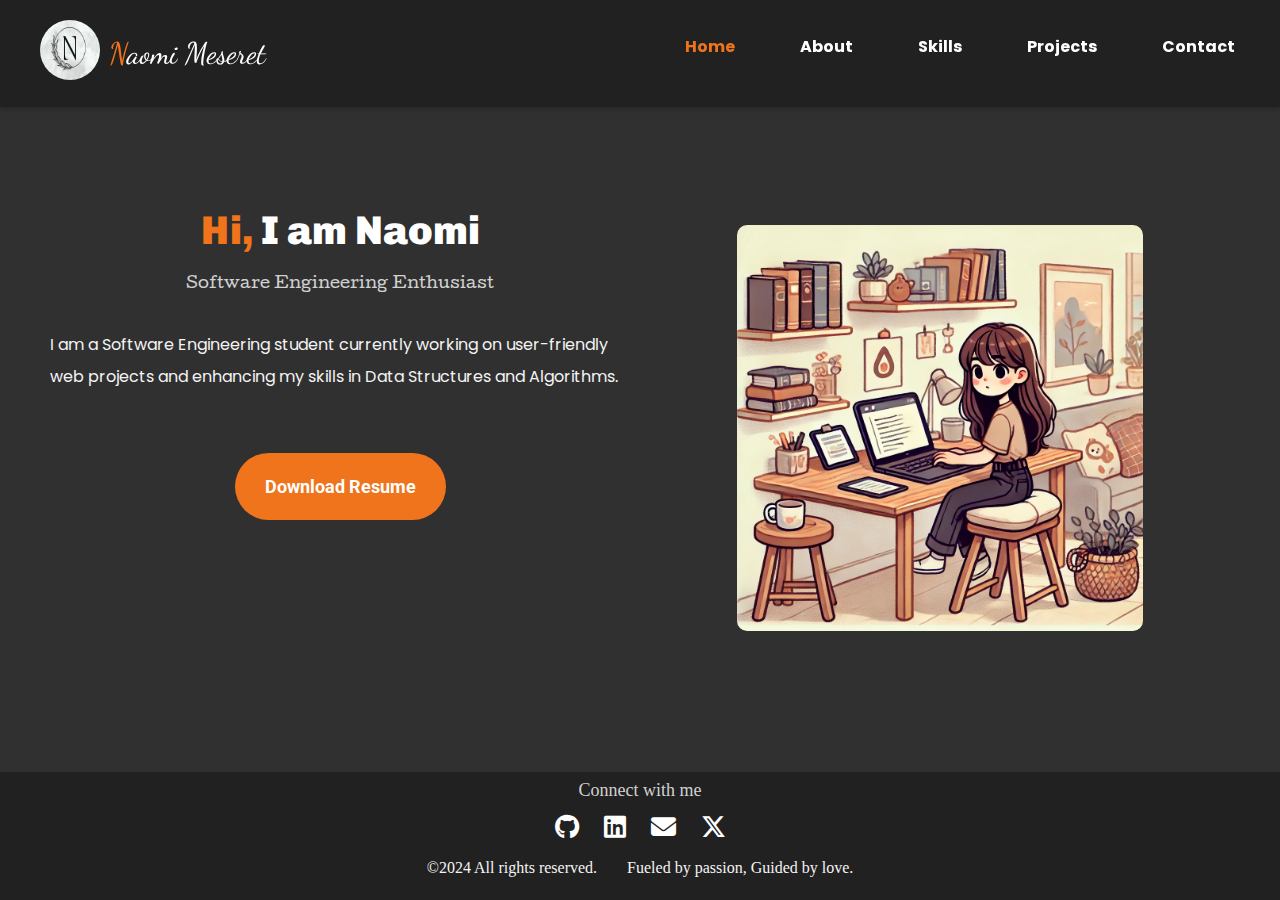
<file: index.html>
<!DOCTYPE html>
<html lang="en">
  <head>
    <meta charset="UTF-8" />
    <meta name="viewport" content="width=device-width, initial-scale=1.0" />
    <link
    rel="stylesheet"
    href="https://cdnjs.cloudflare.com/ajax/libs/font-awesome/6.7.0/css/all.min.css"
  />
    <link rel="stylesheet" href="css/homepage.css" />
    <link
      href="https://fonts.googleapis.com/css2?family=Poppins:wght@100;400&family=Cutive&family=Dancing+Script:wght@700&family=Chivo:ital,wght@0,900;1,900&family=Roboto&family=Chewy&family=Sriracha&display=swap"
      rel="stylesheet"
    />
    

  <title>Naomi Meseret -Software Enginner</title>
  </head>
  <body>
    <header>
      <div>
        <figure class="site-logo">
          <a href="index.html"
            ><img
              src="images/logo.jpeg"
              alt=" Naomi Meseret Logo"
              width="50"
              class="logo"
          /></a>
        </figure>
        <p class="title-name"><span class="orange-word">N</span>aomi Meseret</p>
      </div>
      <button class="nav-toggle">
        <i class="fa-solid fa-bars"></i>
      </button>
      <nav class="nav-container">
        <ul class="nav-list">
          <li class="nav-list-item">
            <a href="index.html" class="nav-link">Home</a>
          </li>
          <li class="nav-list-item">
            <a href="about.html" class="nav-link">About</a>
          </li>
          <li class="nav-list-item">
            <a href="skills.html" class="nav-link">Skills</a>
          </li>
          <li class="nav-list-item">
            <a href="projects.html" class="nav-link">Projects</a>
          </li>
          <li class="nav-list-item">
            <a href="contact.html" class="nav-link">Contact</a>
          </li>
        </ul>
      </nav>
    </header>
    <main>
      <section class="home-section">
        <div class="home-text">
        <h1 class="home-title">
          <span class="orange-word">Hi,</span> I am Naomi
        </h1>
        <article class="home-content">
          <h4 class="sub-title">Software Engineering Enthusiast</h4>
          <p class="home-description">
            I am a Software Engineering student currently working on
            user-friendly web projects and enhancing my skills in Data
            Structures and Algorithms.
          </p>
          <a
            href="https://drive.google.com/uc?export=download&id=12WLzcuBaWceC8jwwv_Z5vJRCT16ap7vQ"
            download="Naomi_Meseret_Resume.pdf"
            class="btn"
          >
            Download Resume
          </a>
        </article>
      </div>
        <figure class="home-image-wrapper">
          <img
            src="images/home_img1.webp"
            
            alt="A girl coding in a modern workspace."
          />
        </figure>
      </section>
    </main>

    <footer>
      <section class="footer-section">
        <h5 class="social-heading">Connect with me</h5>
        <nav class="social-links">
          <ul>
            <li>
              <a href="https://github.com/NaomiMeseret" class="social-link"
                ><i class="fa-brands fa-github"></i
              ></a>
            </li>
            <li>
              <a
                href="https://www.linkedin.com/in/naomi-meseret-858a66221/"
                class="social-link"
                ><i class="fa-brands fa-linkedin"></i
              ></a>
            </li>
            <li>
              <a href="mailto:naomimu2121@gmail.com" class="social-link"
                ><i class="fa-solid fa-envelope"></i
              ></a>
            </li>
            <li>
              <a href="https://x.com/meseret_naomi" class="social-link"
                ><i class="fa-brands fa-x-twitter"></i
              ></a>
            </li>
          </ul>
        </nav>
        <div class="footer-text">
          
          <p>&copy;2024 All rights reserved.</p>
        
          <p class="quote">Fueled by passion, Guided by love.</p>
        </div>
      </section>
    </footer>
    <script src="js/app.js"></script>
  </body>
</html>
</file>
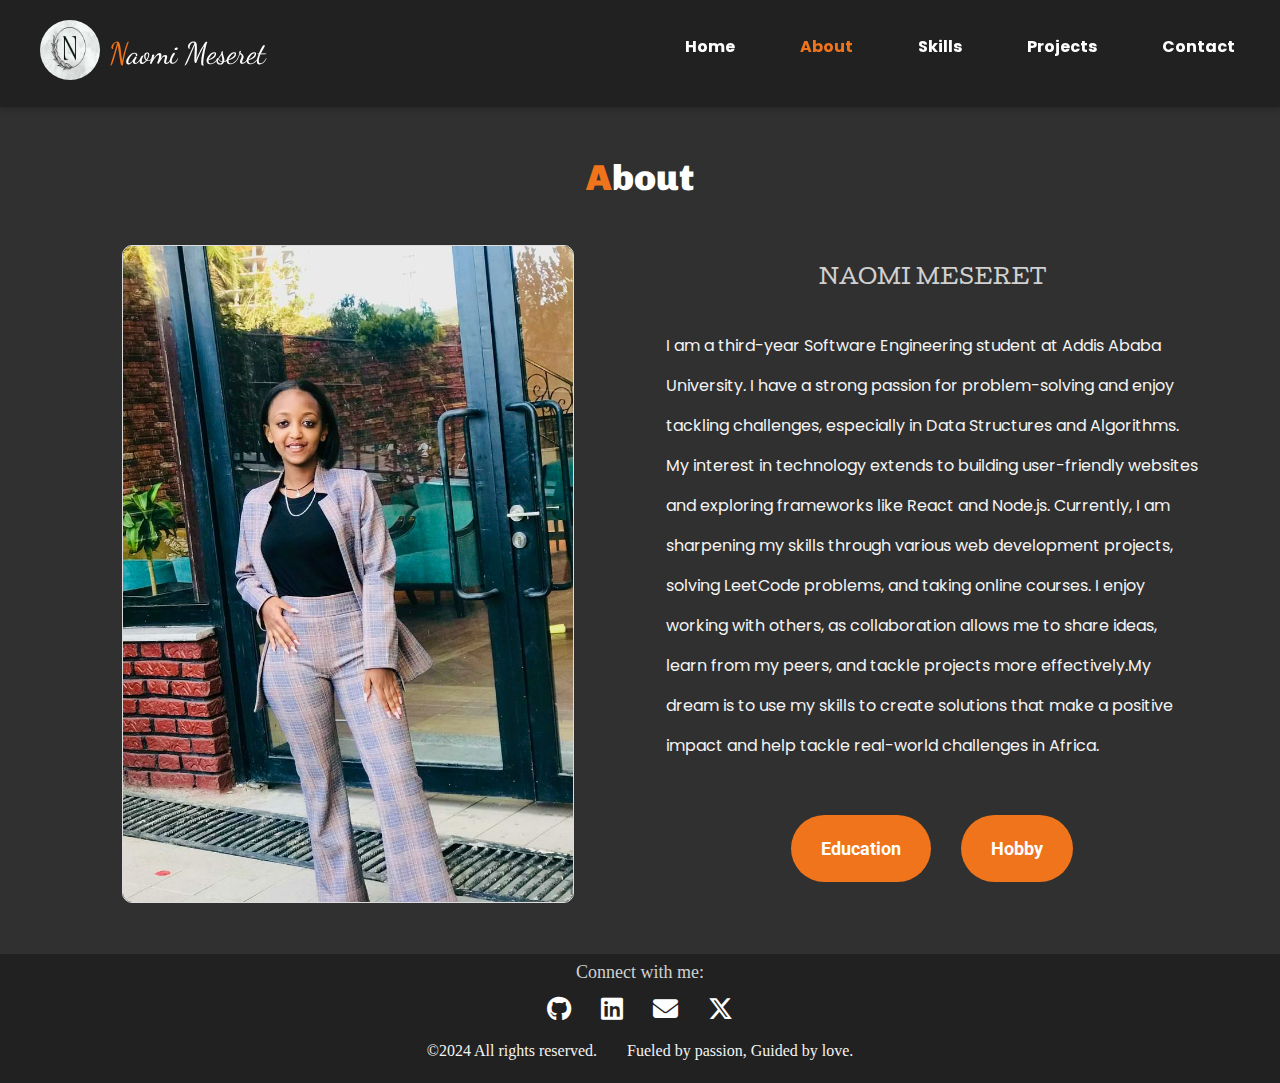
<file: about.html>
<!DOCTYPE html>
<html lang="en">
  <head>
    <meta charset="UTF-8" />
    <meta name="viewport" content="width=device-width, initial-scale=1.0" />
    <title>Naomi Meseret -Software Enginner</title>
    <link
      rel="stylesheet"
      href="https://cdnjs.cloudflare.com/ajax/libs/font-awesome/6.7.0/css/all.min.css"
    />
    <link rel="stylesheet" href="css/aboutpage.css" />
    <link
      href="https://fonts.googleapis.com/css2?family=Poppins:wght@100;400&family=Cutive&family=Dancing+Script:wght@700&family=Chivo:ital,wght@0,900;1,900&family=Roboto&family=Chewy&family=Sriracha&display=swap"
      rel="stylesheet"
    />
  </head>
  <body>
    <header>
      <div>
        <figure class="site-logo">
          <a href="index.html"
            ><img
              src="images/logo.jpeg"
              alt=" Naomi Meseret Logo"
              width="50"
              class="logo"
          /></a>
        </figure>
        <p class="title-name"><span class="orange-word">N</span>aomi Meseret</p>
      </div>
      <button class="nav-toggle">
        <i class="fa-solid fa-bars"></i>
      </button>
      <nav class="nav-container">
        <ul class="nav-list">
          <li class="nav-list-item">
            <a href="index.html" class="nav-link">Home</a>
          </li>
          <li class="nav-list-item">
            <a href="about.html" class="nav-link">About</a>
          </li>
          <li class="nav-list-item">
            <a href="skills.html" class="nav-link">Skills</a>
          </li>
          <li class="nav-list-item">
            <a href="projects.html" class="nav-link">Projects</a>
          </li>
          <li class="nav-list-item">
            <a href="contact.html" class="nav-link">Contact</a>
          </li>
        </ul>
      </nav>
    </header>
    <main>
      <section class="about-container">
        <h1 class="about-title"> <span class="orange-word">A</span>bout</h1>
        <figure class="about-image-wrapper">
          <img src="images/about_img1.jpeg" alt="photo of Naomi"  />
        </figure>
        <article class="about-content">
          <div>
          <h4 class="about-subtitle">NAOMI MESERET</h4>
          <p class="about-description">
            I am a third-year Software Engineering student at Addis Ababa
            University. I have a strong passion for problem-solving and enjoy
            tackling challenges, especially in Data Structures and Algorithms.
            My interest in technology extends to building user-friendly websites
            and exploring frameworks like React and Node.js. Currently, I am
            sharpening my skills through various web development projects,
            solving LeetCode problems, and taking online courses. I enjoy
            working with others, as collaboration allows me to share ideas,
            learn from my peers, and tackle projects more effectively.My dream
            is to use my skills to create solutions that make a positive impact
            and help tackle real-world challenges in Africa.
          </p>
        </div>
          <div class="about-btns">
            <a href="education.html" class="btn">Education</a>
            <a href="hobby.html" class="btn">Hobby</a>
          </div>
        </article>
      </section>
    </main>
    <footer>
      <section class="footer-section">
        <h5 class="social-heading">Connect with me:</h5>
        <nav class="social-links">
          <ul>
            <li>
              <a href="https://github.com/NaomiMeseret" class="social-link"
                ><i class="fa-brands fa-github"></i
              ></a>
            </li>
            <li>
              <a
                href="https://www.linkedin.com/in/naomi-meseret-858a66221/"
                class="social-link"
                ><i class="fa-brands fa-linkedin"></i
              ></a>
            </li>
            <li>
              <a href="mailto:naomimu2121@gmail.com" class="social-link"
                ><i class="fa-solid fa-envelope"></i
              ></a>
            </li>
            <li>
              <a href="https://x.com/meseret_naomi" class="social-link"
                ><i class="fa-brands fa-x-twitter"></i
              ></a>
            </li>
          </ul>
        </nav>
        <div class="footer-text">
          
          <p>&copy;2024 All rights reserved.</p>
        
          <p class="quote">Fueled by passion, Guided by love.</p>
        </div>
      </section>
    </footer>
    <script src="js/app.js"></script>
  </body>
</html>
</file>
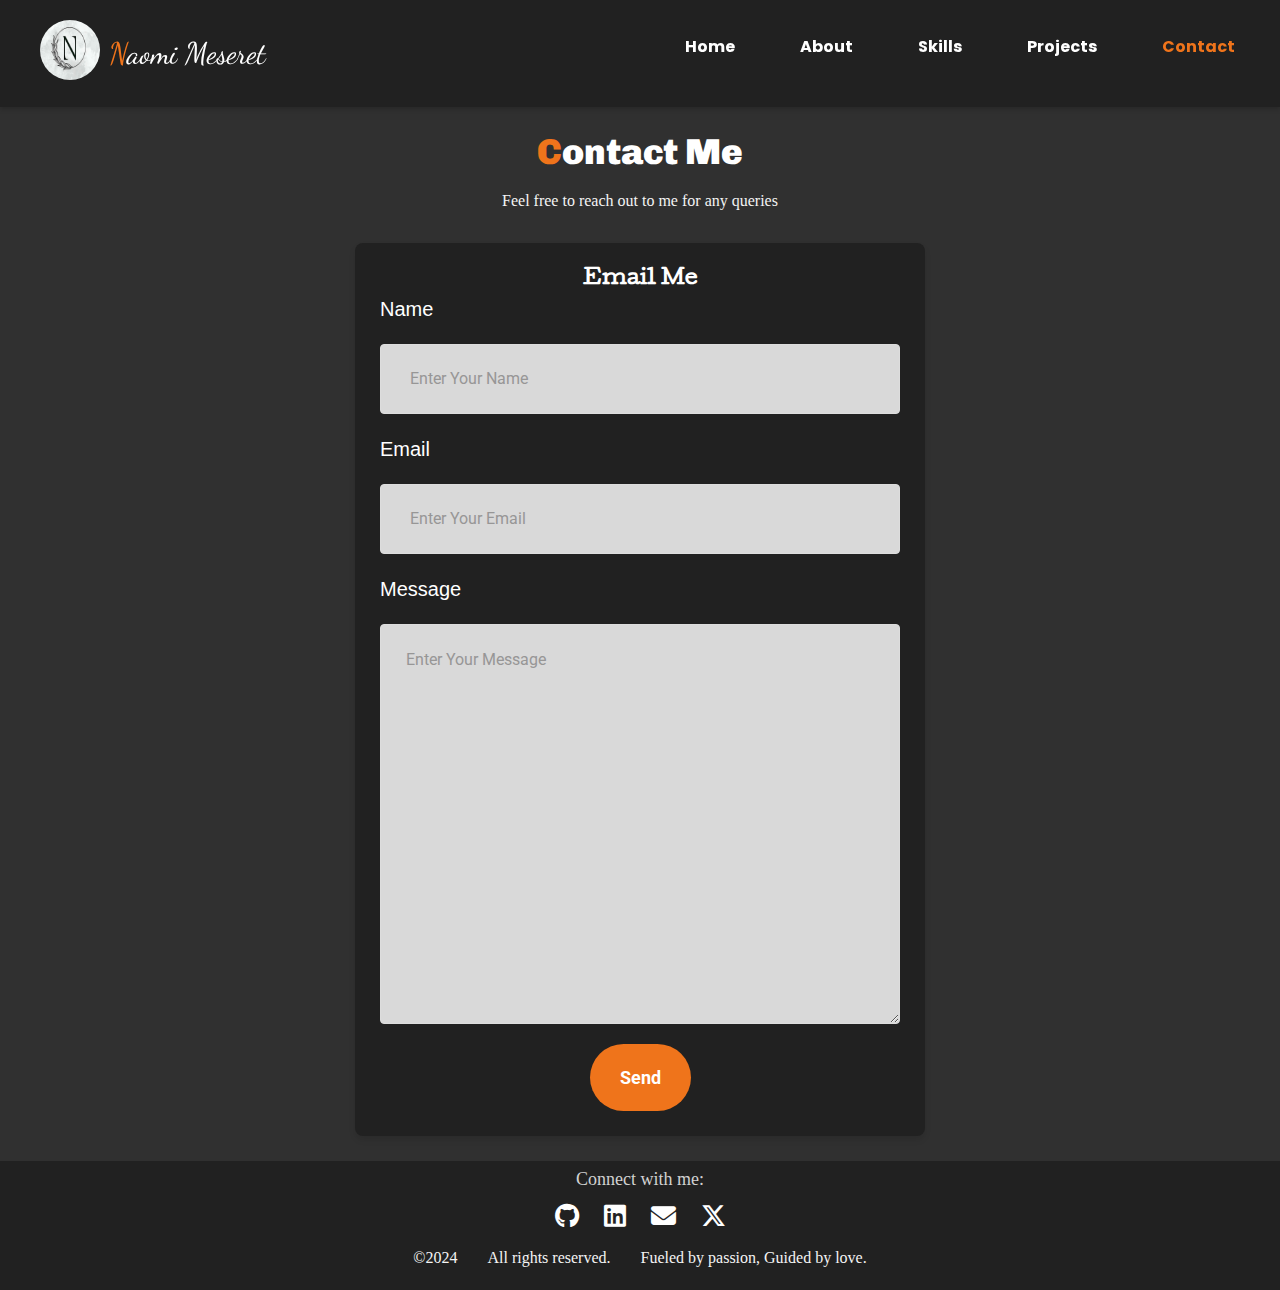
<file: contact.html>
<!DOCTYPE html>
<html lang="en">
  <head>
    <meta charset="UTF-8" />
    <meta name="viewport" content="width=device-width, initial-scale=1.0" />
    <title>Naomi Meseret -Software Enginner</title>
    <link
      rel="stylesheet"
      href="https://cdnjs.cloudflare.com/ajax/libs/font-awesome/6.7.0/css/all.min.css"
    />
    <link rel="stylesheet" href="css/contactpage.css">
    <link
      href="https://fonts.googleapis.com/css2?family=Poppins:wght@100;400&family=Cutive&family=Dancing+Script:wght@700&family=Chivo:ital,wght@0,900;1,900&family=Roboto&family=Chewy&family=Sriracha&display=swap"
      rel="stylesheet"
    />

  </head>
  <body>
    <header>
      <div>
        <figure class="site-logo">
          <a href="index.html"
            ><img
              src="images/logo.jpeg"
              alt=" Naomi Meseret Logo"
              width="50"
              class="logo"
          /></a>
        </figure>
        <p class="title-name"><span class="orange-word">N</span>aomi Meseret</p>
      </div>
      <button class="nav-toggle">
        <i class="fa-solid fa-bars"></i>
      </button>
      <nav class="nav-container">
        <ul class="nav-list">
          <li class="nav-list-item">
            <a href="index.html" class="nav-link">Home</a>
          </li>
          <li class="nav-list-item">
            <a href="about.html" class="nav-link">About</a>
          </li>
          <li class="nav-list-item">
            <a href="skills.html" class="nav-link">Skills</a>
          </li>
          <li class="nav-list-item">
            <a href="projects.html" class="nav-link">Projects</a>
          </li>
          <li class="nav-list-item">
            <a href="contact.html" class="nav-link">Contact</a>
          </li>
        </ul>
      </nav>
    </header>
    <main>
      <section class="contact-section">
        <h1 class="page-title"> <span class="orange-word">C</span>ontact Me</h1>
        <p>Feel free to reach out to me for any queries</p>
        <div class="contact-container">
          <h3 class="contact-title">Email Me</h3>
          <form action="#">
            <label for="name">Name</label>
            <input
              type="text"
              id="name"
              name="name"
              placeholder=" Enter Your Name"
              required
            />
            <label for="email">Email</label>
            <input
              type="email"
              id="email"
              name="email"
              placeholder=" Enter Your Email"
              required
            />
            <label for="message">Message</label>
            <textarea
              name="message"
              id="message"
              placeholder="Enter Your Message"
              required
            ></textarea>
            <a type="submit" class="btn">Send</a>
          </form>
        </div>
      </section>
    </main>
    <footer>
      <section class="footer-section">
        <h5 class="social-heading">Connect with me:</h5>
        <nav class="social-links">
          <ul>
            <li>
              <a href="https://github.com/NaomiMeseret" class="social-link"
                ><i class="fa-brands fa-github"></i
              ></a>
            </li>
            <li>
              <a
                href="https://www.linkedin.com/in/naomi-meseret-858a66221/"
                class="social-link"
                ><i class="fa-brands fa-linkedin"></i
              ></a>
            </li>
            <li>
              <a href="mailto:naomimu2121@gmail.com" class="social-link"
                ><i class="fa-solid fa-envelope"></i
              ></a>
            </li>
            <li>
              <a href="https://x.com/meseret_naomi" class="social-link"
                ><i class="fa-brands fa-x-twitter"></i
              ></a>
            </li>
          </ul>
        </nav>

        <div class="footer-text">
          <p>&copy;2024</p>
          <p>All rights reserved.</p>
          <p>Fueled by passion, Guided by love.</p>
        </div>
      </section>
    </footer>
    <script src="js/app.js"></script>
  </body>
</html>
</file>
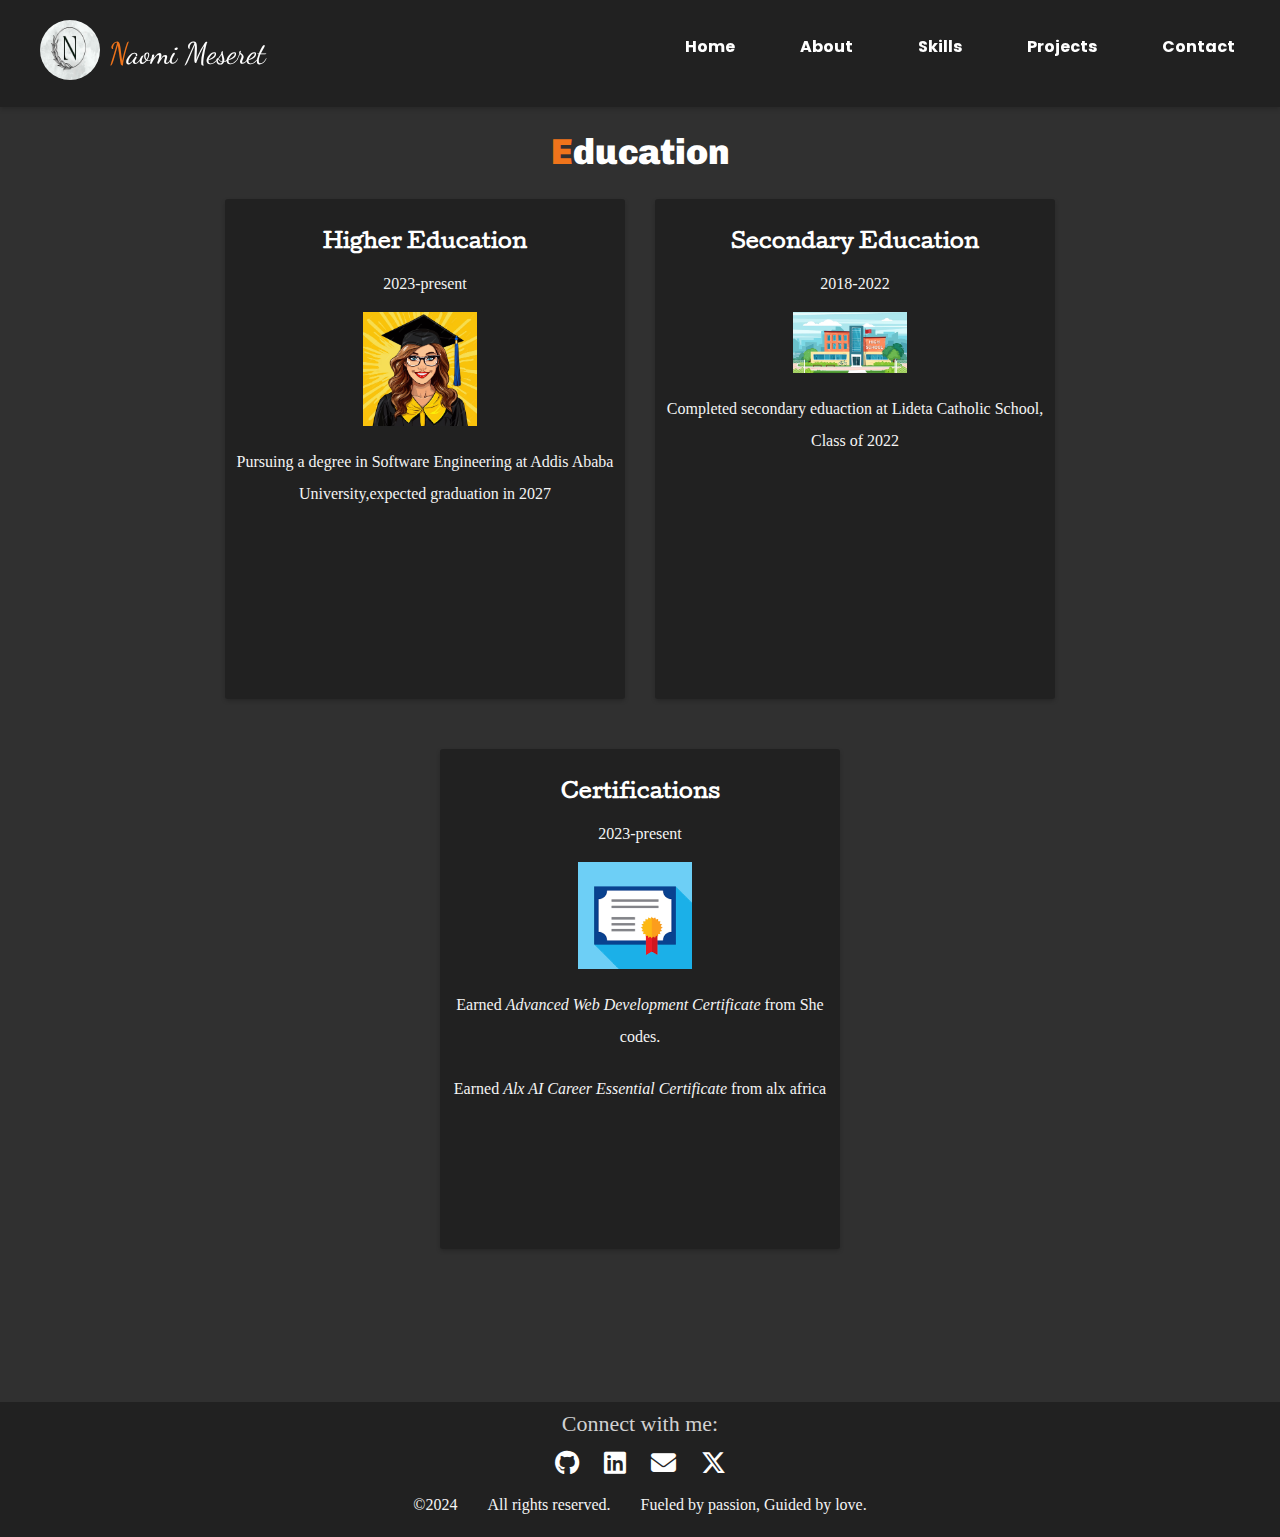
<file: education.html>
<!DOCTYPE html>
<html lang="en">
  <head>
    <meta charset="UTF-8" />
    <meta name="viewport" content="width=device-width, initial-scale=1.0" />
    <title>Naomi Meseret -Software Enginner</title>
    <link
      rel="stylesheet"
      href="https://cdnjs.cloudflare.com/ajax/libs/font-awesome/6.7.0/css/all.min.css"
    />
    <link rel="stylesheet" href="css/educationpage.css">
    <link
      href="https://fonts.googleapis.com/css2?family=Poppins:wght@100;400&family=Cutive&family=Dancing+Script:wght@700&family=Chivo:ital,wght@0,900;1,900&family=Roboto&family=Chewy&family=Sriracha&display=swap"
      rel="stylesheet"
    />
  </head>
  <body>
    <header>
      <div>
        <figure class="site-logo">
          <a href="index.html"
            ><img
              src="images/logo.jpeg"
              alt=" Naomi Meseret Logo"
              width="50"
              class="logo"
          /></a>
        </figure>
        <p class="title-name"><span class="orange-word">N</span>aomi Meseret</p>
      </div>
      <button class="nav-toggle">
        <i class="fa-solid fa-bars"></i>
      </button>
      <nav class="nav-container">
        <ul class="nav-list">
          <li class="nav-list-item">
            <a href="index.html" class="nav-link">Home</a>
          </li>
          <li class="nav-list-item">
            <a href="about.html" class="nav-link">About</a>
          </li>
          <li class="nav-list-item">
            <a href="skills.html" class="nav-link">Skills</a>
          </li>
          <li class="nav-list-item">
            <a href="projects.html" class="nav-link">Projects</a>
          </li>
          <li class="nav-list-item">
            <a href="contact.html" class="nav-link">Contact</a>
          </li>
        </ul>
      </nav>
    </header>
    <main>
      <section class="education-section">
        <h1 class="page-title"> <span class="orange-word">E</span>ducation</h1>
        <div class="edu-records">
        <article class="edu-record">
          <h3 class="edu-title">Higher Education</h3>
          <p class="edu-year">2023-present</p>

          <figure class="edu-logo">
            <img
              src="images/education_img1.avif"
              alt="graduation_logo"
             
            />
          </figure>

          <p>
            Pursuing a degree in Software Engineering at Addis Ababa
            University,expected graduation in 2027
          </p>
        </article>
        <article class="edu-record">
          <h3 class="edu-title">Secondary Education</h3>
          <p class="edu-year">2018-2022</p>

          <figure class="edu-logo">
            <img
              src="images/education_img2.webp"
              alt="highschool_logo"
              
            />
          </figure>

          <p>
            Completed secondary eduaction at Lideta Catholic School, Class of
            2022
          </p>
        </article>
        <article class="edu-record">
          <h3 class="edu-title">Certifications</h3>
          <p class="edu-year">2023-present</p>

          <figure class="edu-logo">
            <img
              src="images/education_img3.png"
              alt="certificate_logo"
             
            />
          </figure>

          <p>
            Earned <em>Advanced Web Development Certificate</em> from She codes.
          </p>
          <p>
            Earned <em>Alx AI Career Essential Certificate</em> from alx africa
          </p>
        </article>
      </div>
      </section>
    </main>
    <footer>
      <section class="footer-section">
        <h5 class="social-heading">Connect with me:</h5>
        <nav class="social-links">
          <ul>
            <li>
              <a href="https://github.com/NaomiMeseret" class="social-link"
                ><i class="fa-brands fa-github"></i
              ></a>
            </li>
            <li>
              <a
                href="https://www.linkedin.com/in/naomi-meseret-858a66221/"
                class="social-link"
                ><i class="fa-brands fa-linkedin"></i
              ></a>
            </li>
            <li>
              <a href="mailto:naomimu2121@gmail.com" class="social-link"
                ><i class="fa-solid fa-envelope"></i
              ></a>
            </li>
            <li>
              <a href="https://x.com/meseret_naomi" class="social-link"
                ><i class="fa-brands fa-x-twitter"></i
              ></a>
            </li>
          </ul>
        </nav>
        <div class="footer-text">
          <p>&copy;2024</p>
          <p>All rights reserved.</p>
          <p>Fueled by passion, Guided by love.</p>
        </div>
      </section>
    </footer>
    <script src="js/app.js"></script>
  </body>
</html>
</file>
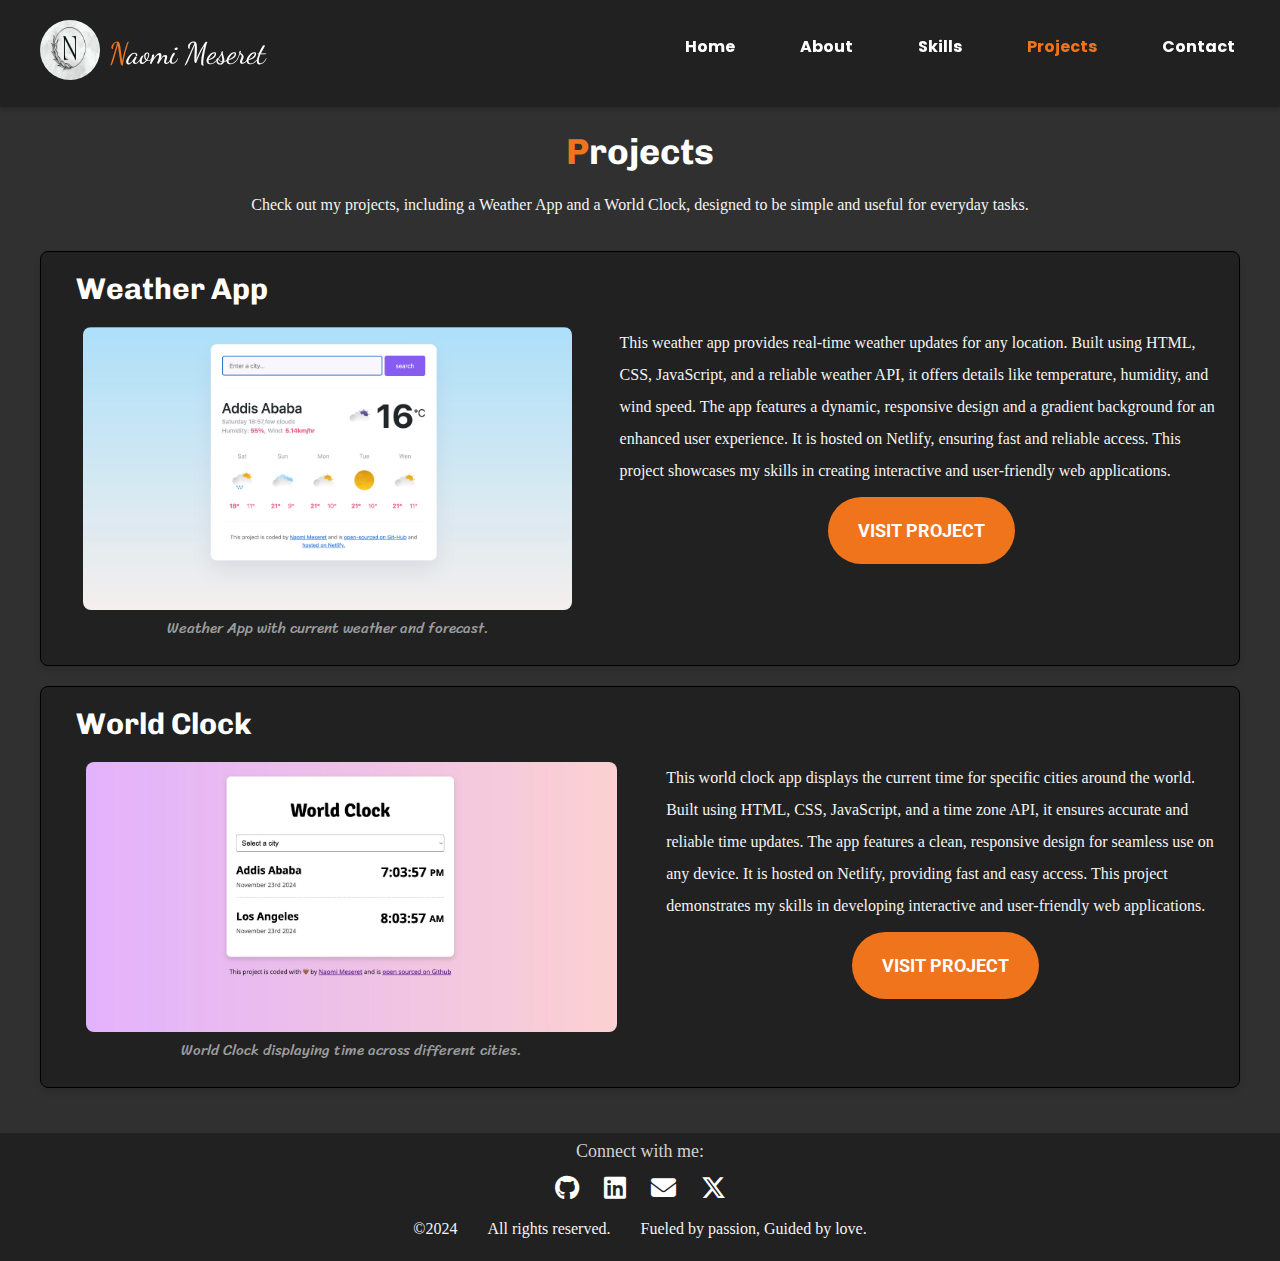
<file: projects.html>
<!DOCTYPE html>
<html lang="en">
  <head>
    <meta charset="UTF-8" />
    <meta name="viewport" content="width=device-width, initial-scale=1.0" />
    <title>Naomi Meseret -Software Enginner</title>
    <link
      rel="stylesheet"
      href="https://cdnjs.cloudflare.com/ajax/libs/font-awesome/6.7.0/css/all.min.css"
    />
    <link rel="stylesheet" href="css/projectspage.css" />
    <link
      href="https://fonts.googleapis.com/css2?family=Poppins:wght@100;400&family=Cutive&family=Dancing+Script:wght@700&family=Chivo:ital,wght@0,900;1,900&family=Roboto&family=Chewy&family=Sriracha&display=swap"
      rel="stylesheet"
    />
  </head>
  <body>
    <header>
      <div>
        <figure class="site-logo">
          <a href="index.html"
            ><img
              src="images/logo.jpeg"
              alt=" Naomi Meseret Logo"
              width="50"
              class="logo"
          /></a>
        </figure>
        <p class="title-name"><span class="orange-word">N</span>aomi Meseret</p>
      </div>
      <button class="nav-toggle">
        <i class="fa-solid fa-bars"></i>
      </button>
      <nav class="nav-container">
        <ul class="nav-list">
          <li class="nav-list-item">
            <a href="index.html" class="nav-link">Home</a>
          </li>
          <li class="nav-list-item">
            <a href="about.html" class="nav-link">About</a>
          </li>
          <li class="nav-list-item">
            <a href="skills.html" class="nav-link">Skills</a>
          </li>
          <li class="nav-list-item">
            <a href="projects.html" class="nav-link">Projects</a>
          </li>
          <li class="nav-list-item">
            <a href="contact.html" class="nav-link">Contact</a>
          </li>
        </ul>
      </nav>
    </header>
    <main>
      <section class="projects-section">
        <h1 class="page-title"><span class="orange-word">P</span>rojects</h1>
        <p class="project-intro">
          Check out my projects, including a Weather App and a World Clock,
          designed to be simple and useful for everyday tasks.
        </p>
        <article class="project-list">
          <h2 class="project-title">Weather App</h2>
          <div class="project-card">
            <figure>
              <img src="images/project_img1.jpeg" alt="project_image" />
              <figcaption>
                Weather App with current weather and forecast.
              </figcaption>
            </figure>
            <div class="project-content">
              <p class="project-description">
                This weather app provides real-time weather updates for any
                location. Built using HTML, CSS, JavaScript, and a reliable
                weather API, it offers details like temperature, humidity, and
                wind speed. The app features a dynamic, responsive design and a
                gradient background for an enhanced user experience. It is
                hosted on Netlify, ensuring fast and reliable access. This
                project showcases my skills in creating interactive and
                user-friendly web applications.
              </p>
              <a
                href="https://naomi-weather-app-project.netlify.app"
                class="btn"
                >VISIT PROJECT
              </a>
            </div>
          </div>
        </article>
        <article class="project-list">
          <h2 class="project-title">World Clock</h2>
          <div class="project-card">
            <figure>
              <img src="images/project_img2.jpeg" alt="project_image" />
              <figcaption>
                World Clock displaying time across different cities.
              </figcaption>
            </figure>
            <div class="project-content">
              <p class="project-description">
                This world clock app displays the current time for specific
                cities around the world. Built using HTML, CSS, JavaScript, and
                a time zone API, it ensures accurate and reliable time updates.
                The app features a clean, responsive design for seamless use on
                any device. It is hosted on Netlify, providing fast and easy
                access. This project demonstrates my skills in developing
                interactive and user-friendly web applications.
              </p>
              <a
                href="https://world-clock-naomi-project.netlify.app"
                class="btn"
                >VISIT PROJECT
              </a>
            </div>
          </div>
        </article>
      </section>
    </main>
    <footer>
      <section class="footer-section">
        <h5 class="social-heading">Connect with me:</h5>
        <nav class="social-links">
          <ul>
            <li>
              <a href="https://github.com/NaomiMeseret" class="social-link"
                ><i class="fa-brands fa-github"></i
              ></a>
            </li>
            <li>
              <a
                href="https://www.linkedin.com/in/naomi-meseret-858a66221/"
                class="social-link"
                ><i class="fa-brands fa-linkedin"></i
              ></a>
            </li>
            <li>
              <a href="mailto:naomimu2121@gmail.com" class="social-link"
                ><i class="fa-solid fa-envelope"></i
              ></a>
            </li>
            <li>
              <a href="https://x.com/meseret_naomi" class="social-link"
                ><i class="fa-brands fa-x-twitter"></i
              ></a>
            </li>
          </ul>
        </nav>
        <div class="footer-text">
          <p>&copy;2024</p>
          <p>All rights reserved.</p>
          <p>Fueled by passion, Guided by love.</p>
        </div>
      </section>
    </footer>
    <script src="js/app.js"></script>
  </body>
</html>
</file>
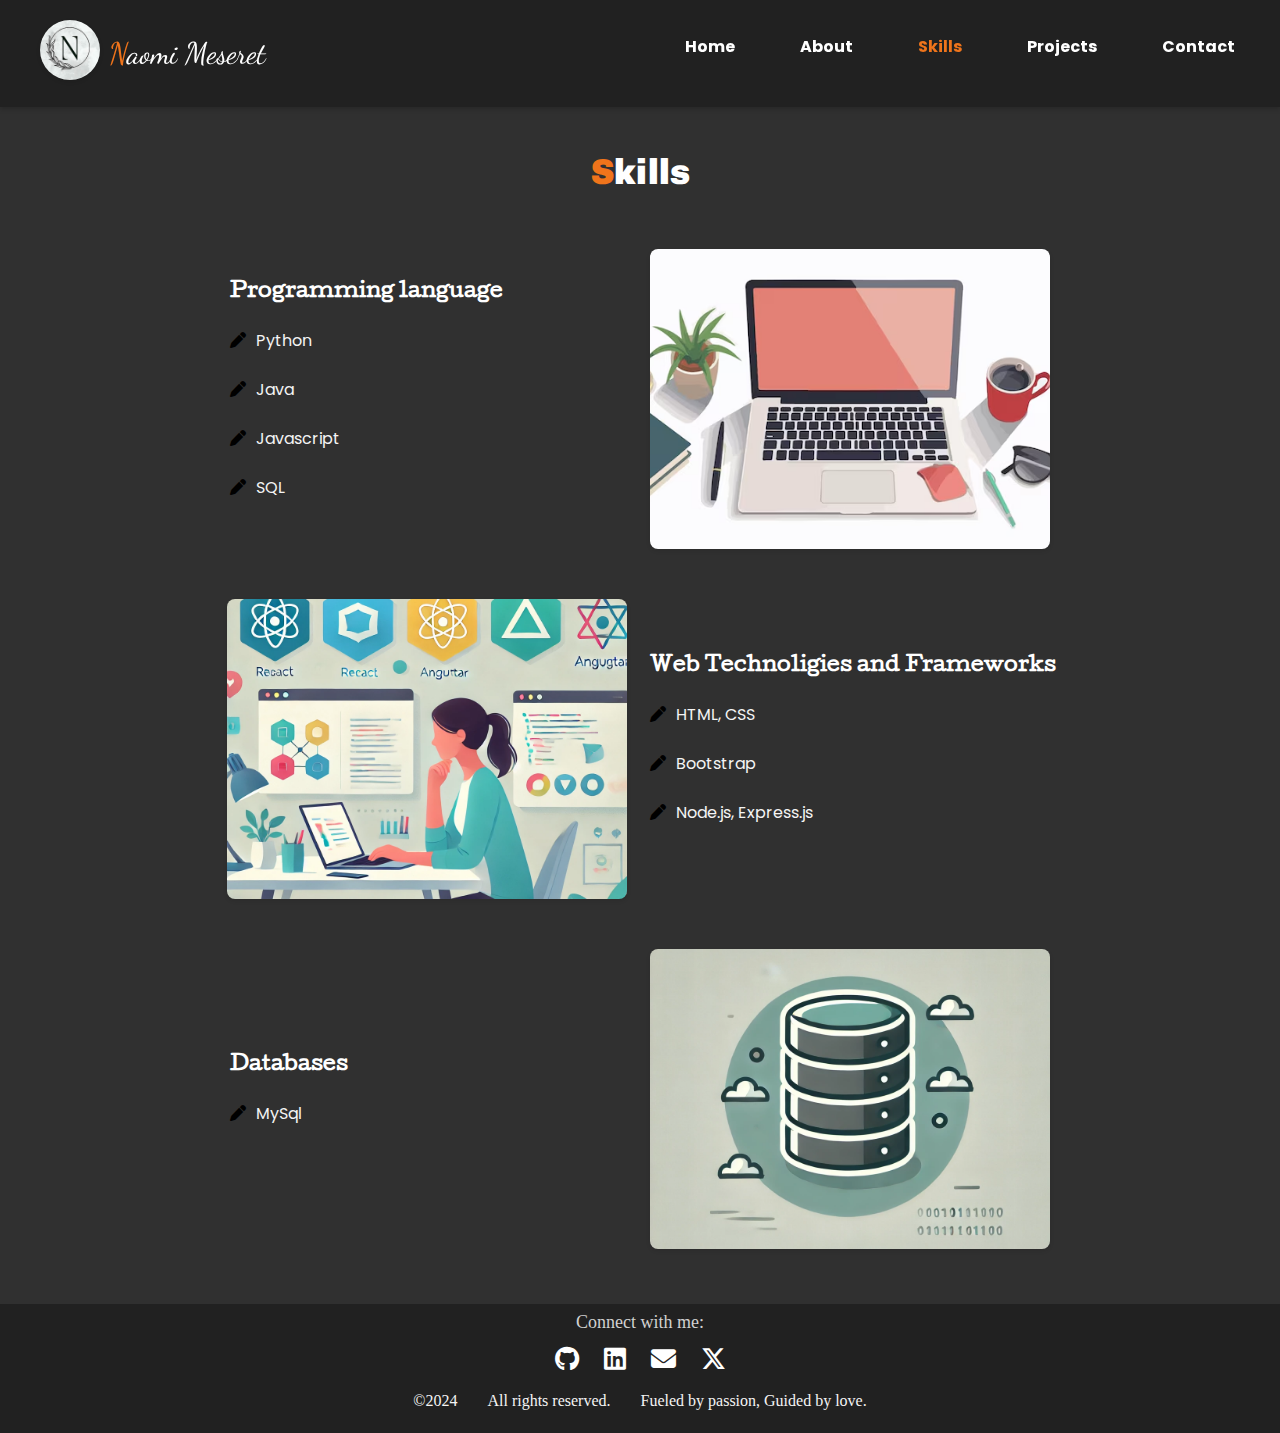
<file: skills.html>
<!DOCTYPE html>
<html lang="en">
  <head>
    <meta charset="UTF-8" />
    <meta name="viewport" content="width=device-width, initial-scale=1.0" />
    <title>Naomi Meseret -Software Enginner</title>
    <link
      rel="stylesheet"
      href="https://cdnjs.cloudflare.com/ajax/libs/font-awesome/6.7.0/css/all.min.css"
    />
    <link rel="stylesheet" href="css/skillspage.css">
    <link
    href="https://fonts.googleapis.com/css2?family=Poppins:wght@100;400&family=Cutive&family=Dancing+Script:wght@700&family=Chivo:ital,wght@0,900;1,900&family=Roboto&family=Chewy&family=Sriracha&display=swap"
    rel="stylesheet"
  />
  </head>
  <body>
    <header>
      <div>
        <figure class="site-logo">
          <a href="index.html"
            ><img
              src="images/logo.jpeg"
              alt=" Naomi Meseret Logo"
              width="50"
              class="logo"
          /></a>
        </figure>
        <p class="title-name"><span class="orange-word">N</span>aomi Meseret</p>
      </div>
      <button class="nav-toggle">
        <i class="fa-solid fa-bars"></i>
      </button>
      <nav class="nav-container">
        <ul class="nav-list">
          <li class="nav-list-item">
            <a href="index.html" class="nav-link">Home</a>
          </li>
          <li class="nav-list-item">
            <a href="about.html" class="nav-link">About</a>
          </li>
          <li class="nav-list-item">
            <a href="skills.html" class="nav-link">Skills</a>
          </li>
          <li class="nav-list-item">
            <a href="projects.html" class="nav-link">Projects</a>
          </li>
          <li class="nav-list-item">
            <a href="contact.html" class="nav-link">Contact</a>
          </li>
        </ul>
      </nav>
    </header>
    <main>
      <section class="skills-section">
        <h1 class="page-title"><span class="orange-word">S</span>kills</h1>
        <div class="skill-content">
          <article class="skills-list">
            <h3 class="skill-title">Programming language</h3>

            <ul>
              <li class="skill-item">
                <span class="skill-icon"><i class="fa-solid fa-pen"></i></span
                > <span class="skill-name">Python</span>
              </li>
              <li class="skill-item">
                <span class="skill-icon"><i class="fa-solid fa-pen"></i></span
                > <span class="skill-name">Java</span>
              </li>
              <li class="skill-item">
                <span class="skill-icon"><i class="fa-solid fa-pen"></i></span
                > <span class="skill-name">Javascript</span>
              </li>
              <li class="skill-item">
                <span class="skill-icon"><i class="fa-solid fa-pen"></i></span
                > <span class="skill-name">SQL</span>
              </li>
            </ul>
          </article>
          <figure>
            <img
              src="images/skills_img1.avif"
             
              alt="skills_image"
            />
          </figure>
        </div>
        <div class="skill-content">
          <figure>
            <img
              src="images/skills_img2.webp"
             
              alt="skills_image"
            />
          </figure>
          <article class="skills-list">
            <h3 class="skill-title">Web Technoligies and Frameworks</h3>
            <ul>
              <li class="skill-item">
                <span class="skill-icon"><i class="fa-solid fa-pen"></i></span
                > <span class="skill-name">HTML, CSS</span>
              </li>
              <li class="skill-item">
                <span class="skill-icon"><i class="fa-solid fa-pen"></i></span
                > <span class="skill-name">Bootstrap</span>
              </li>
              <li class="skill-item">
                <span class="skill-icon"><i class="fa-solid fa-pen"></i></span
                > <span class="skill-name">Node.js, Express.js</span>
              </li>
            </ul>
          </article>
        </div>
        <div class="skill-content">
          <article class="skills-list">
            <h3 class="skill-title">Databases</h3>
            <ul>
              <li class="skill-item">
                <span class="skill-icon"><i class="fa-solid fa-pen"></i></span
                > <span class="skill-name">MySql</span>
              </li>
            </ul>
          </article>
          <figure>
            <img src="images/skills_img3.webp" alt="skills_img" />
          </figure>
        </div>
      </section>
    </main>
    <footer>
      <section class="footer-section">
        <h5 class="social-heading">Connect with me:</h5>
        <nav class="social-links">
          
          <ul>
            <li>
              <a href="https://github.com/NaomiMeseret" class="social-link"
                ><i class="fa-brands fa-github"></i
              ></a>
            </li>
            <li>
              <a
                href="https://www.linkedin.com/in/naomi-meseret-858a66221/"
                class="social-link"
                ><i class="fa-brands fa-linkedin"></i
              ></a>
            </li>
            <li>
              <a href="mailto:naomimu2121@gmail.com" class="social-link"
                ><i class="fa-solid fa-envelope"></i
              ></a>
            </li>
            <li>
              <a href="https://x.com/meseret_naomi" class="social-link"
                ><i class="fa-brands fa-x-twitter"></i
              ></a>
            </li>
          </ul>
        </nav>
        <div class="footer-text">
          <p>&copy;2024</p>
          <p>All rights reserved.</p>
          <p>Fueled by passion, Guided by love.</p>
        </div>
      </section>
    </footer>
    <script src="js/app.js"></script>
  </body>
</html>
</file>
<file: css/homepage.css>
/* General Reset */
* {
  margin: 0;
  padding: 0;
  box-sizing: border-box;
  list-style-type: none;
}
html,
body {
  height: 100%;
}
/* Body Styling */
body {
  font-family: Arial, sans-serif;
  background-color: #303030;
  line-height: 1.5;
  display: flex;
  flex-direction: column;
  min-height: 100vh;
  max-width: 100%;
}
/* Header Styling */
header {
  display: flex;
  flex-wrap: wrap;
  justify-content: space-between;
  align-items: center;
  padding: 10px 20px;
  background-color: #212121;
  color: #fff;
  position: fixed;
  box-shadow: 0 2px 5px rgba(0, 0, 0, 0.2);
  width: 100%;
  z-index: 1000;
}
.orange-word {
  color: #ef741b;
}
.site-logo,
.title-name {
  display: inline-block;
  vertical-align: middle;
}
.site-logo {
  margin-right: 5px;
}
.site-logo img {
  border-radius: 50%;
  width: 50px;
  height: 50px;
}

.title-name {
  font-size: 24px;
  font-family: "Dancing Script", cursive;
}
.nav-toggle {
  font-size: 24px;
  background: none;
  border: none;
  color: white;
  cursor: pointer;
  z-index: 1000;
}

.nav-container {
  position: fixed;
  top: 0;
  right: -100%;
  width: 100%;
  height: 30%;
  background-color: #212121;
  transition: right 0.3s ease-in-out;
  z-index: 999;
}

.nav-container.active {
  right: 0;
}

.nav-list {
  list-style: none;
  padding: 5px 0;
  margin: 0;
  text-align: center;
}

.nav-list-item {
  margin: 25px 15px;
}

.nav-link {
  text-decoration: none;
  color: white;
  font-family: Poppins;
  font-size: 18px;
  font-weight: bold;
  transition: all 0.6s ease-in-out;
}

.nav-link:hover {
  color: #ef741b;
  text-decoration: underline;
}

.nav-toggle.close {
  position: absolute;
  top: 15px;
  right: 15px;
  z-index: 2000;
}
/* Main Section Styling */
main {
  flex: 1;
  display: flex;
  flex-direction: column;
  text-align: center;
  background: #303030;
  margin-top: 80px;
  padding: 10px 20px;
}

.home-title {
  font-size: 32px;
  font-weight: 900;
  font-family: Chivo;
  color: #ffffff;
  margin-bottom: 5px;
}

.sub-title {
  font-family: Cutive;
  font-size: 14px;
  font-weight: lighter;
  color: #d1d1d1;
  margin-bottom: 20px;
}

.home-description {
  font-family: Poppins;
  font-weight: 400;
  color: #f4f4f4;
  font-size: 14px;
  letter-spacing: 0.5;
  margin-bottom: 20px;
}
.btn {
  display: inline-block;
  padding: 10px 20px;
  background-color: #ef741b;
  color: #ffffff;
  text-decoration: none;
  border-radius: 25px;
  font-size: 16px;
  font-family: Roboto;
  font-weight: bold;
  transition: all 0.6s ease-in-out;
}
.btn:hover {
  background-color: #e86b11;
  color: #212121;
}

.home-image-wrapper img {
  border-radius: 10px;
  margin-top: 25px;
  max-width: 70%;
}

/*Footer Styling*/
footer {
  background-color: #212121;
  padding: 5px 5px;
  text-align: center;
  width: 100%;
  margin-top: auto;
}
.footer-section {
  max-width: 300px;
  margin: 0 auto;
}
.social-heading {
  color: #d1d1d1;
  margin-bottom: 10px;
  font-size: 16px;
  font-family: Chewy;
  font-weight: 400;
}

.social-links ul {
  display: flex;
  justify-content: center;
  list-style: none;
  gap: 25px;
}

.social-link {
  color: #ffffff;
  font-size: 25px;
  text-decoration: none;
}

.social-link:hover {
  color: #e86b11;
}

.footer-text p {
  margin: 5px 0;
  font-size: 14px;
  color: #f4f4f4;
  font-weight: 500;
  font-family: Popins;
}
p .quote {
  font-family: Sriracha;
  font-size: 14px;
}
/* Mobile Landscape*/

@media (orientation: landscape) and (max-width: 932px) {
  /* Main Section */
  .nav-container {
    height: 62%;
  }
  main {
    margin-top: 20px;
    padding: 15px 20px;
    text-align: left;
    margin-top: 80px;
  }
  .home-section {
    display: flex;
    justify-content: center;
    align-items: center;
    margin: 5px;
    gap: 50px;
  }
  .home-text {
    flex: 1 1 60%;
  }
  .sub-title {
    margin-bottom: 10px;
  }
  .home-description {
    margin-bottom: 15px;
  }
  .home-image-wrapper {
    flex: 1 1 40%;
  }
  .home-image-wrapper img {
    max-width: 80%;
  }
  .btn {
    margin-top: 10px;
  }
  /*Footer Styling*/
  footer {
    height: auto;
    padding: 5px 0 10px;
  }
  .footer-section {
    max-width: 500px;
    margin: 0 auto;
  }
  .social-heading {
    margin-bottom: 5px;
  }

  .footer-text {
    display: flex;
    justify-content: center;
    gap: 20px;
  }
}
/*Tablet Portrait*/
@media (orientation: portrait) and (min-width: 933px) and (max-width: 1439px) {
  header {
    padding: 15px 40px;
  }
  .title-name {
    font-size: 24px;
  }

  .nav-toggle {
    font-size: 36px;
  }
  .nav-container {
    height: 30%;
  }
  .nav-container.active {
    right: 0;
  }
  .nav-list {
    list-style: none;
    padding: 10px 0 5px;
    margin: 0;
    text-align: center;
  }

  .nav-list-item {
    margin: 40px 0;
  }
  .nav-link {
    font-size: 20px;
  }
  /* Main Section Styling */
  main {
    padding: 100px 40px;
    text-align: left;
    margin-top: 80px;
  }
  .home-section {
    display: flex;
    justify-content: center;
    align-items: center;
    margin: 5px;
    gap: 50px;
  }
  .home-text {
    flex: 1 1 60%;
  }
  .home-title {
    font-size: 40px;
    margin-bottom: 10px;
  }
  .sub-title {
    font-size: 20px;
    margin-bottom: 25px;
  }

  .home-description {
    font-size: 16px;
    line-height: 32px;
    margin-bottom: 40px;
  }
  .home-image-wrapper {
    flex: 1 1 40%;
  }
  .home-image-wrapper img {
    max-width: 100%;
  }
  .btn {
    padding: 20px 30px;
    border-radius: 35px;
    font-size: 18px;
  }
  /*Footer Styling*/
  footer {
    height: auto;
    padding: 5px 0 10px;
  }
  .footer-section {
    max-width: 500px;
    margin: 0 auto;
  }
  .social-heading {
    font-size: 18px;
    margin-bottom: 5px;
  }
  .footer-text {
    display: flex;
    justify-content: center;
    gap: 10px;
  }
  .footer-text p {
    margin: 10px 10px;
    font-size: 16px;
  }
  p .quote {
    font-size: 16px;
  }
}
/*Tablet Landscape*/
@media (orientation: landscape) and (min-width: 933px) and (max-width: 1439px) {
  /*Header Styling*/
  header {
    display: flex;
    justify-content: space-between;
    background-color: #212121;
    padding: 20px 40px;
  }
  .title-name {
    font-size: 30px;
  }
  .site-logo {
    margin-right: 5px;
  }
  .site-logo img {
    border-radius: 50%;
    width: 60px;
    height: 60px;
  }
  .nav-container {
    right: 0;
    height: 0;
    width: 40%;
    padding: 5px;
  }
  .nav-list {
    display: flex;
    justify-content: right;
    list-style: none;
  }
  .nav-list-item {
    padding-right: 15px;
    margin: 25px 25px;
  }
  .nav-link {
    font-size: 16px;
  }
  .nav-link.active {
    color: #ef741b;
  }
  .nav-toggle {
    display: none;
  }
  /* Main Styling*/
  main {
    margin: 0 auto;
    padding: 100px 50px;
    margin-top: 100px;
  }
  .home-section {
    display: flex;
    justify-content: center;
    gap: 20px;
  }
  .home-text {
    flex: 1 1 40%;
  }
  .home-title {
    font-size: 40px;
    margin-bottom: 10px;
  }
  .sub-title {
    font-size: 16px;
    margin-bottom: 35px;
  }

  .home-description {
    font-size: 16px;
    line-height:32px ;
    margin-bottom: 60px;
    text-align: left;
  }
  .home-image-wrapper {
    flex: 1 1 40%;
  }
  .home-image-wrapper img {
    max-width: 70%;
  }
  .btn {
    padding: 20px 30px;
    border-radius: 35px;
    font-size: 18px;
  }
  /*Footer Styling*/
  footer {
    height: auto;
    padding: 5px 0 10px;
  }
  .footer-section {
    max-width: 500px;
    margin: 0 auto;
  }
  .social-heading {
    font-size: 18px;
    margin-bottom: 5px;
  }
  .footer-text {
    display: flex;
    justify-content: center;
    gap: 10px;
  }
  .footer-text p {
    margin: 10px 10px;
    font-size: 16px;
  }
  p .quote {
    font-size: 16px;
  }

}
/*Desktop*/
@media (min-width: 1440px) {
 /*Header Styling*/
 header {
  display: flex;
  justify-content: space-between;
  background-color: #212121;
  padding: 10px 50px;
}
.title-name {
  font-size: 30px;
}
.site-logo {
  margin-right: 5px;
}
.site-logo img {
  border-radius: 50%;
  width: 60px;
  height: 60px;
}
.nav-container {
  right: 0;
  width: 40%;
  height: 0;
}
.nav-list {
  display: flex;
  justify-content: right;
  list-style: none;
}
.nav-list-item {
  padding-right: 15px;
  margin: 25px 25px;
}
.nav-link {
  color: #ffffff;
  transition: color 0.3s;
  font-size: 18px;
}
.nav-link.active {
  color: #ef741b;
}
.nav-toggle {
  display: none;
}
  /* Main Styling*/
  main {
    padding: 25px 60px;
    margin-top: 100px;
  }
  .home-section {
    display: flex;
    justify-content: center;
    gap: 20px;
  }
  .home-text {
    flex: 1 1 40%;
  }
  .home-title {
    font-size: 40px;
    margin-bottom: 20px;
  }
  .sub-title {
    font-size: 18px;
    margin-bottom: 35px;
  }

  .home-description {
    font-size: 18px;
    line-height: 32px;
    margin-bottom: 80px;
    text-align: left;
  }
  .home-image-wrapper {
    flex: 1 1 40%;
  }
  .home-image-wrapper img {
    max-width: 60%;
  }
  .btn {
    margin: 0 auto;
    padding: 20px 35px;
    border-radius: 35px;
    font-size: 20px;
  }
  /*Footer Styling*/

  footer {
    height: auto;
    padding: 5px 0 10px;
  }
  .footer-section {
    max-width: 500px;
    margin: 0 auto;
  }
  .social-heading {
    font-size: 20px;
    margin-bottom: 5px;
  }
  .social-links ul {
    gap: 30px;
  }
  .footer-text {
    display: flex;
    justify-content: center;
    gap: 10px;
  }
  .footer-text p {
    margin: 10px 10px;
    font-size: 16px;
  }
  p .quote {
    font-size: 16px;
  }
}
</file>
<file: css/aboutpage.css>
/* General Reset */
* {
  margin: 0;
  padding: 0;
  box-sizing: border-box;
  list-style-type: none;
}
html,
body {
  height: 100%;
}
/* Body Styling */
body {
  font-family: Arial, sans-serif;
  background-color: #303030;
  line-height: 1.5;
  display: flex;
  flex-direction: column;
  min-height: 100vh;
  max-width: 100%;
}
/* Header Styling */
header {
  display: flex;
  flex-wrap: wrap;
  justify-content: space-between;
  align-items: center;
  padding: 10px 20px;
  background-color: #212121;
  color: #fff;
  position: fixed;
  box-shadow: 0 2px 5px rgba(0, 0, 0, 0.2);
  width: 100%;
  z-index: 1000;

}
.orange-word {
  color: #ef741b;
}
.site-logo,
.title-name {
  display: inline-block;
  vertical-align: middle;
}
.site-logo {
  margin-right: 5px;
}
.site-logo img {
  border-radius: 50%;
  width: 50px;
  height: 50px;
}

.title-name {
  font-size: 24px;
  font-family: "Dancing Script", cursive;

}
.nav-toggle {
  font-size: 24px;
  background: none;
  border: none;
  color: white;
  cursor: pointer;
  z-index: 1000;
}

.nav-container {
  position: fixed;
  top: 0;
  right: -100%;
  width: 100%;
  height: 30%;
  background-color: #212121;
  transition: right 0.3s ease-in-out;
  z-index: 999;
}

.nav-container.active {
  right: 0;
}

.nav-list {
  list-style: none;
  padding: 5px 0;
  margin: 0;
  text-align: center;
}

.nav-list-item {
  margin: 25px 15px;
}

.nav-link {
  text-decoration: none;
  color: white;
  font-family: Poppins;
  font-size: 18px;
  font-weight: bold;
  transition: all 0.6s ease-in-out;
}

.nav-link:hover {
  color: #ef741b;
  text-decoration: underline;
}

.nav-toggle.close {
  position: absolute;
  top: 15px;
  right: 15px;
  z-index: 2000;
}
/* Main Styling*/
main {
flex: 1;
display: flex;
flex-direction: column;
text-align: center;
padding: 10px 20px;
background: #303030;
margin-top: 80px;
}
.about-section {
margin-top: 5px;
}
.about-title {
font-size: 32px;
font-weight: 900;
font-family: Chivo;
color: #ffffff;
margin-bottom: 10px;
}

.about-subtitle {
font-family: Cutive;
font-size: 16px;
font-weight: lighter;
color: #d1d1d1;
margin-bottom: 10px;
}
.about-description {
font-family: Poppins;
font-weight: 400;
color: #f4f4f4;
font-size: 14px;
letter-spacing: 0.5;
line-height: 24px;
margin-bottom: 25px;
text-align: left;
}
.about-image-wrapper img{
max-width:150px;
border-radius: 5px;
}
.about-btns{
display: flex;
justify-content: center;
gap:20px;
margin-bottom: 5px;
}
.btn {
padding: 10px 20px;
background-color: #ef741b;
color: #ffffff;
text-decoration: none;
border-radius: 25px;
font-size: 16px;
font-family: Roboto;
font-weight: bold;
transition: all 0.6s ease-in-out;
}
.btn:hover {
background-color: #e86b11;
color: #212121;
}
/*Footer Styling*/
footer {
background-color: #212121;
padding:5px 5px;
text-align: center;
margin-top: auto;
width: 100%;

}
.footer-section{
max-width: 300px;
margin: 0 auto;
}
.social-heading {
color: #d1d1d1;
margin-bottom: 10px;
font-size: 16px;
font-family: Chewy;
font-weight: 400;
}

.social-links ul {
display: flex;
justify-content: center;
list-style: none;
gap: 25px;
}

.social-link {
color: #ffffff;
font-size: 25px;
text-decoration: none;
}

.social-link:hover {
color: #e86b11;
}

.footer-text p {
margin: 5px 0;
font-size: 14px;
color: #f4f4f4;
font-weight: 500;
font-family: Popins;
}
p .quote {
font-family: Sriracha;
font-size: 14px;
}
/* Mobile Landscape*/

@media (orientation: landscape) and (max-width: 932px){
.nav-container {
  height: 62%;
}
main{
padding: 10px 20px;
}
footer {
  height:auto;
  padding: 5px 0 10px;
}
.footer-section{
  max-width: 500px;
  margin: 0 auto;
  }
.social-heading {
margin-bottom: 5px;
}

.footer-text {
display: flex;
justify-content: center;
gap: 20px;
}
}
/*Tablet Portrait*/
@media (orientation: portrait) and (min-width:933px) and (max-width: 1439px) {
  header {
    padding: 15px 40px;
  }
  .title-name {
    font-size: 24px;
  }

  .nav-toggle {
    font-size: 36px;
  }
  .nav-container {
    height: 30%;
  }
  .nav-container.active {
    right: 0;
  }
  .nav-list {
    list-style: none;
    padding: 10px 0 5px;
    margin: 0;
    text-align: center;
  }

  .nav-list-item {
    margin: 40px 0;
  }
  .nav-link {
    font-size: 20px;
  }
 /* Main Section Styling */
 main {
  margin-top: 80px;
}
 .about-container {
  display: grid;
  grid-template-columns: 2fr 2fr;
  gap: 20px;
  margin: 10px auto;
  padding: 16px;
  align-items: start;
}
.about-title {
  font-size: 36px;
  text-align: center;
  grid-column: span 2;
  margin-bottom: 20px;
}

.about-image-wrapper {
  height: 100%;
}

.about-image-wrapper img {
  max-width: 80%;
  height: 100%;
  object-fit: cover;
  border-radius: 10px;
  border: 1px solid #ddd;
}

.about-content {
  display: flex;
  flex-direction: column;
  justify-content: flex-start;
  padding: 16px;
}

.about-subtitle {
  font-size: 14px;
  margin-bottom: 25px;
}
.about-description {
  font-size: 16px;
  line-height: 40px;
 
}
.about-btns {
  margin-top: 24px;
  display: flex;
  gap: 20px;
  
}
.btn{
  padding: 20px 30px;
  border-radius: 35px;
  font-size: 18px;
}
/*Footer Styling*/
footer {
  height:auto;
  padding: 5px 0 10px;
}
.footer-section{
  max-width: 500px;
  margin: 0 auto;
  }
.social-heading {
  font-size: 18px;
  margin-bottom: 5px;
}
.footer-text {
display: flex;
justify-content: center;
gap: 10px;
}
.footer-text p {
  margin:10px 10px;
  font-size: 16px;
}
p .quote {
  font-size: 16px;
}
}
/*Tablet Landscape*/
@media (orientation: landscape) and (min-width:933px) and (max-width:1439px){
   /*Header Styling*/
  header {
    display: flex;
    justify-content: space-between;
    background-color: #212121;
    padding: 20px 40px;
  }
  .title-name {
    font-size: 30px;
  }
  .site-logo {
    margin-right: 5px;
  }
  .site-logo img {
    border-radius: 50%;
    width: 60px;
    height: 60px;
  }
  .nav-container {
    right: 0;
    height: 0;
    width: 40%;
    padding: 5px;
  }
  .nav-list {
    display: flex;
    justify-content: right;
    list-style: none;
  }
  .nav-list-item {
    padding-right: 15px;
    margin: 25px 25px;
  }
  .nav-link {
    font-size: 16px;
  }
  .nav-link.active {
    color: #ef741b;
  }
  .nav-toggle {
    display: none;
  }
  /* Main Styling*/
  main{
    padding:25px 50px ;
    margin-top: 100px;
  }
  .about-container {
    display: grid;
    grid-template-columns: 2fr 2fr;
    gap: 20px;
    margin: 10px auto;
    padding: 16px;
    align-items: start;
  }
  
  .about-title {
    font-size:36px;
    text-align: center;
    grid-column: span 2;
    margin-bottom: 20px;
  }
  
  .about-image-wrapper {
    height: 100%;
  }
  
  .about-image-wrapper img {
    max-width: 80%;
    height: 100%;
    object-fit: cover;
    border-radius: 10px;
    border: 1px solid #ddd;
  }
  
  .about-content {
    display: flex;
    flex-direction: column;
    justify-content: flex-start;
    padding: 16px;
  }
  
  .about-subtitle {
    font-size: 20px;
    margin-bottom: 35px;
  }
  .about-description {
    font-size: 16px;
    line-height: 40px;
   
  }
  .about-btns {
    margin-top: 24px;
    display: flex;
    gap: 30px;
    
  }
  .btn{
    padding: 20px 30px;
    border-radius: 35px;
    font-size: 18px;
  }
  footer {
    height:auto;
    padding: 5px 0 10px;
  }
  .footer-section{
    max-width: 500px;
    margin: 0 auto;
    }
  .social-heading {
    font-size: 18px;
    margin-bottom: 5px;
  }
  .social-links ul {
    gap: 30px;
  }
  .footer-text {
  display: flex;
  justify-content: center;
  gap: 10px;
  }
  .footer-text p {
    margin:10px 10px;
    font-size: 16px;
  }
  p .quote {
    font-size: 16px;
  }
}
/*Desktop*/
@media (min-width: 1440px) {
  /*Header Styling*/
  header {
    display: flex;
    justify-content: space-between;
    background-color: #212121;
    padding: 10px 50px;
  }
  .title-name {
    font-size: 30px;
  }
  .site-logo {
    margin-right: 5px;
  }
  .site-logo img {
    border-radius: 50%;
    width: 60px;
    height: 60px;
  }
  .nav-container {
    right: 0;
    width: 40%;
    height: 0;
  }
  .nav-list {
    display: flex;
    justify-content: right;
    list-style: none;
  }
  .nav-list-item {
    padding-right: 15px;
    margin: 25px 25px;
  }
  .nav-link {
    color: #ffffff;
    transition: color 0.3s;
    font-size: 18px;
  }
  .nav-link.active {
    color: #ef741b;
  }
  .nav-toggle {
    display: none;
  }
  
  /* Main Styling*/
  main{
    padding:25px 60px ;
    margin-top: 100px;
  }
  .about-container {
    display: grid;
    grid-template-columns: 2fr 2fr;
    gap: 20px;
    margin: 10px auto;
    padding: 16px;
    align-items: start;
  }
  .about-title {
    font-size: 40px;
    text-align: center;
    grid-column: span 2;
    margin-bottom: 20px;
  }
  
  .about-image-wrapper {
    height: 100%;
  }
  
  .about-image-wrapper img {
    max-width: 70%;
    height: auto;
    object-fit: cover;
    border-radius: 10px;
    border: 1px solid #ddd;
  }
  
  .about-content {
    display: flex;
    flex-direction: column;
    justify-content: flex-start;
    padding: 16px;
  }
  .about-subtitle {
    font-size: 20px;
    margin-bottom: 35px;
  }
  .about-description {
    font-size: 18px;
    line-height: 40px;
  }
  .about-btns {
    margin-top: 24px;
    display: flex;
    gap: 40px;
    
  }
  .btn{
    padding: 20px 35px;
    border-radius: 35px;
    font-size: 20px;
  }
  /*Footer Styling*/
  footer {
    height:auto;
    padding: 5px 0 10px;
  }
  .footer-section{
    max-width: 500px;
    margin: 0 auto;
    }
  .social-heading {
    font-size: 20px;
    margin-bottom: 5px;
  }
  .social-links ul {
    gap: 30px;
  }
  .footer-text {
  display: flex;
  justify-content: center;
  gap: 10px;
  }
  .footer-text p {
    margin:10px 10px;
    font-size: 16px;
  }
  p .quote {
    font-size: 16px;
  }
}
</file>
<file: css/contactpage.css>
/* General Reset */
* {
  margin: 0;
  padding: 0;
  box-sizing: border-box;
  list-style-type: none;
}
html,
body {
  height: 100%;
}
/* Body Styling */
body {
  font-family: Arial, sans-serif;
  background-color: #303030;
  line-height: 1.5;
  display: flex;
  flex-direction: column;
  min-height: 100vh;
  max-width: 100%;
}
/* Header Styling */
header {
  display: flex;
  flex-wrap: wrap;
  justify-content: space-between;
  align-items: center;
  padding: 10px 20px;
  background-color: #212121;
  color: #fff;
  position: fixed;
  box-shadow: 0 2px 5px rgba(0, 0, 0, 0.2);
  width: 100%;
  z-index: 1000;
}
.orange-word {
  color: #ef741b;
}
.site-logo,
.title-name {
  display: inline-block;
  vertical-align: middle;
}
.site-logo {
  margin-right: 5px;
}
.site-logo img {
  border-radius: 50%;
  width: 50px;
  height: 50px;
}

.title-name {
  font-size: 24px;
  font-family: "Dancing Script", cursive;
}
.nav-toggle {
  font-size: 24px;
  background: none;
  border: none;
  color: white;
  cursor: pointer;
  z-index: 1000;
}

.nav-container {
  position: fixed;
  top: 0;
  right: -100%;
  width: 100%;
  height: 30%;
  background-color: #212121;
  transition: right 0.6s ease-in-out;
  z-index: 999;
}

.nav-container.active {
  right: 0;
}

.nav-list {
  list-style: none;
  padding: 5px 0;
  margin: 0;
  text-align: center;
}

.nav-list-item {
  margin: 25px 15px;
}

.nav-link {
  text-decoration: none;
  color: white;
  font-family: Poppins;
  font-size: 18px;
  font-weight: bold;
  transition: all 0.6s ease-in-out;
}

.nav-link:hover {
  color: #ef741b;
  text-decoration: underline;
}

.nav-toggle.close {
  position: absolute;
  top: 15px;
  right: 15px;
  z-index: 2000;
}
/* Main Styling*/
main {
  flex: 1;
  display: flex;
  justify-content: center;
  
  padding: 20px;
  background-color: #303030;
 margin-top: 65px;
}
.contact-section{
  max-width: 70%;
  width: 100%;
}
.contact-container {
  height: auto;
  text-align: center;
  background: #212121;
  border-radius: 8px;
  box-shadow: 0 4px 6px rgba(0, 0, 0, 0.1);
  padding: 20px;
}

.page-title {
  text-align: center;
  font-size: 32px;
  font-weight: 900;
  color: #ffffff;
  font-family: Chivo;
  margin-bottom: 10px;
}

.contact-section p {
  font-size: 14px;
  font-family: Popins;
  font-weight: 400;
  color: #f4f4f4;
  line-height: 24px;
  margin: 10px 0;
  text-align: center;
}

.contact-title {
  font-size: 16px;
  font-family: "Cutive", sans-serif;
  font-weight: bold;
  color: #ffffff;
  line-height: 16px;
  margin-bottom: 10px;
}

form {
  display: flex;
  flex-direction: column;
  align-items: center;
  gap: 16px;
}

label {
  font-size: 14px;
  color: #ffffff;
  align-self: flex-start;
}

input,
textarea {
  width: 100%;
  height: auto;
  padding: 12px;
  border: 1px solid #dddddd;
  border-radius: 4px;
  font-size: 14px;
  background: #d9d9d9;
}

textarea {
  resize: vertical;
  min-height: 80px;
}

input::placeholder,
textarea::placeholder {
  font-family: Roboto;
  color: #979696;
}
.btn {
  padding: 10px 24px;
  background-color: #ef741b;
  color: #ffffff;
  text-decoration: none;
  border-radius: 25px;
  font-size: 16px;
  font-family: Roboto;
  font-weight: bold;
  transition: all 0.6s ease-in-out;
}
.btn:hover {
  background-color: #e86b11;
  color: #212121;
}

/*Footer Styling*/
footer {
  background-color: #212121;
  padding: 5px 5px;
  text-align: center;
  width: 100%;
  margin-top: auto;
}
.footer-section {
  max-width: 300px;
  margin: 0 auto;
}
.social-heading {
  color: #d1d1d1;
  margin-bottom: 10px;
  font-size: 16px;
  font-family: Chewy;
  font-weight: 400;
}

.social-links ul {
  display: flex;
  justify-content: center;
  list-style: none;
  gap: 25px;
}

.social-link {
  color: #ffffff;
  font-size: 25px;
  text-decoration: none;
}

.social-link:hover {
  color: #e86b11;
}

.footer-text p {
  margin: 5px 0;
  font-size: 14px;
  color: #f4f4f4;
  font-weight: 500;
  font-family: Popins;
}
p .quote {
  font-family: Sriracha;
  font-size: 14px;
}
/* Mobile Landscape*/

@media (orientation: landscape) and (max-width: 932px) {
  /*Header Styling*/
  .nav-container {
    height: 62%;
  }
  /*Main Styling*/
  main {
    padding: 15px 20px;
  }
  input,
  textarea {
    width: 100%;
    height: auto;
    padding: 20px;
  }
  textarea {
    min-height: 50px;
  }
  /*Footer Styling*/
  footer {
    height: auto;
    padding: 5px 0 10px;
  }
  .footer-section {
    max-width: 500px;
    margin: 0 auto;
  }
  .social-heading {
    margin-bottom: 5px;
  }

  .footer-text {
    display: flex;
    justify-content: center;
    gap: 20px;
  }
}
/*Tablet Portrait*/
@media (orientation: portrait) and (min-width: 933px) and (max-width: 1439px) {
  header {
    padding: 15px 40px;
  }
  .title-name {
    font-size: 24px;
  }

  .nav-toggle {
    font-size: 36px;
  }
  .nav-container {
    height: 30%;
  }
  .nav-container.active {
    right: 0;
  }
  .nav-list {
    list-style: none;
    padding: 10px 0 5px;
    margin: 0;
    text-align: center;
  }

  .nav-list-item {
    margin: 40px 0;
  }
  .nav-link {
    font-size: 20px;
  }
  /*Main Styling*/
  main {
    margin-top: 80px;
  }
  .page-title {
    font-size: 36px;
  }
  .contact-section{
    max-width: 60%;
    width: 100%;
  }
  .contact-container {
    padding: 25px;
    margin-top: 30px;
  }

  .contact-section p {
    font-size: 16px;
  }

  .contact-title {
    font-size: 20px;
  }

  form {
    display: flex;
    flex-direction: column;
    align-items: center;
    gap: 20px;
  }

  label {
    font-size: 20px;
    color: #ffffff;
    align-self: flex-start;
  }

  input,
  textarea {
    width: 100%;
    height: auto;
    padding: 25px;
    font-size: 20px;
  }
  textarea {
    min-height: 400px;
  }
  input::placeholder,
  textarea::placeholder {
    font-family: Roboto;
    color: #979696;
  }
  .btn {
    padding: 20px 30px;
    border-radius: 35px;
    font-size: 18px;
  }
  /*Footer Styling*/
  footer {
    height: auto;
    padding: 5px 0 10px;
  }
  .footer-section {
    max-width: 500px;
    margin: 0 auto;
  }
  .social-heading {
    font-size: 18px;
    margin-bottom: 5px;
  }
  .footer-text {
    display: flex;
    justify-content: center;
    gap: 10px;
  }
  .footer-text p {
    margin: 10px 10px;
    font-size: 16px;
  }
  p .quote {
    font-size: 16px;
  }
}
/*Tablet Landscape*/
@media (orientation: landscape) and (min-width: 933px) and (max-width: 1439px) {
  header {
    padding: 15px 40px;
  }
  /*Header Styling*/
  header {
    display: flex;
    justify-content: space-between;
    background-color: #212121;
    padding: 20px 40px;
  }
  .title-name {
    font-size: 30px;
  }
  .site-logo {
    margin-right: 5px;
  }
  .site-logo img {
    border-radius: 50%;
    width: 60px;
    height: 60px;
  }
  .nav-container {
    right: 0;
    height: 0;
    width: 40%;
    padding: 5px;
  }
  .nav-list {
    display: flex;
    justify-content: right;
    list-style: none;
  }
  .nav-list-item {
    padding-right: 15px;
    margin: 25px 25px;
  }
  .nav-link {
    font-size: 16px;
  }
  .nav-link.active {
    color: #ef741b;
  }
  .nav-toggle {
    display: none;
  }
  /*Main Styling*/
  main {
    padding: 25px 70px;
    margin-top: 100px;
  }
  .page-title {
    font-size: 36px;
  }
  .contact-section{
    max-width: 50%;
    width: 100%;
  }
  .contact-container {
    padding: 25px;
    margin-top: 30px;
    }
  

  .contact-section p {
    font-size: 16px;
  }

  .contact-title {
    font-size: 20px;
  }

  form {
    display: flex;
    flex-direction: column;
    align-items: center;
    gap: 20px;
  }

  label {
    font-size: 20px;
    color: #ffffff;
    align-self: flex-start;
  }

  input,
  textarea {
    width: 100%;
    height: auto;
    padding: 25px;
    font-size: 16px;
  }
  textarea {
    min-height: 400px;
  }
  input::placeholder,
  textarea::placeholder {
    font-family: Roboto;
    color: #979696;
  }
  .btn {
    padding: 20px 30px;
    border-radius: 35px;
    font-size: 18px;
  }
  /*Footer Styling*/
  footer {
    height: auto;
    padding: 5px 0 10px;
  }
  .footer-section {
    max-width: 500px;
    margin: 0 auto;
  }
  .social-heading {
    font-size: 18px;
    margin-bottom: 5px;
  }
  .footer-text {
    display: flex;
    justify-content: center;
    gap: 10px;
  }
  .footer-text p {
    margin: 10px 10px;
    font-size: 16px;
  }
  p .quote {
    font-size: 16px;
  }
}
/*Desktop*/
@media (min-width: 1440px) {
  /*Header Styling*/
  header {
    display: flex;
    justify-content: space-between;
    background-color: #212121;
    padding: 10px 50px;
  }
  .title-name {
    font-size: 30px;
  }
  .site-logo {
    margin-right: 5px;
  }
  .site-logo img {
    border-radius: 50%;
    width: 60px;
    height: 60px;
  }
  .nav-container {
    right: 0;
    width: 40%;
    height: 0;
  }
  .nav-list {
    display: flex;
    justify-content: right;
    list-style: none;
  }
  .nav-list-item {
    padding-right: 15px;
    margin: 25px 25px;
  }
  .nav-link {
    color: #ffffff;
    transition: color 0.3s;
    font-size: 18px;
  }
  .nav-link.active {
    color: #ef741b;
  }
  .nav-toggle {
    display: none;
  }

  /*Main Styling*/
  main {
    padding: 25px 60px;
    margin-top: 100px;
  }
  .page-title {
    font-size: 40px;
  }
  .contact-section{
    max-width: 50%;
    width: 100%;
  }
  .contact-container {
    padding: 25px;
    margin-top: 30px;
  }
  .page-title {
    font-size: 40px;
  }

  .contact-section p {
    font-size: 18px;
  }

  .contact-title {
    font-size: 22px;
  }

  form {
    display: flex;
    flex-direction: column;
    align-items: center;
    gap: 16px;
  }

  label {
    font-size: 18px;
    color: #ffffff;
    align-self: flex-start;
  }

  input,
  textarea {
    width: 100%;
    height: auto;
    padding: 22px;
    font-size: 18px;
  }
  textarea {
    min-height: 300px;
  }
  input::placeholder,
  textarea::placeholder {
    font-family: Roboto;
    color: #979696;
  }
  .btn {
    padding: 20px 35px;
    border-radius: 35px;
    font-size: 20px;
  }
  /*Footer Styling*/

  footer {
    height: auto;
    padding: 5px 0 10px;
  }
  .footer-section {
    max-width: 500px;
    margin: 0 auto;
  }
  .social-heading {
    font-size: 20px;
    margin-bottom: 5px;
  }
  .social-links ul {
    gap: 30px;
  }
  .footer-text {
    display: flex;
    justify-content: center;
    gap: 10px;
  }
  .footer-text p {
    margin: 10px 10px;
    font-size: 16px;
  }
  p .quote {
    font-size: 16px;
  }
}
</file>
<file: css/educationpage.css>
/* General Reset */
* {
  margin: 0;
  padding: 0;
  box-sizing: border-box;
  list-style-type: none;
}
html,
body {
  height: 100%;
}
/* Body Styling */
body {
  font-family: Arial, sans-serif;
  background-color: #303030;
  line-height: 1.5;
  display: flex;
  flex-direction: column;
  min-height: 100vh;
  max-width: 100%;
}
/* Header Styling */
header {
  display: flex;
  flex-wrap: wrap;
  justify-content: space-between;
  align-items: center;
  padding: 10px 20px;
  background-color: #212121;
  color: #fff;
  position: fixed;
  box-shadow: 0 2px 5px rgba(0, 0, 0, 0.2);
  width: 100%;
  z-index: 1000;
}
.orange-word {
  color: #ef741b;
}
.site-logo,
.title-name {
  display: inline-block;
  vertical-align: middle;
}
.site-logo {
  margin-right: 5px;
}
.site-logo img {
  border-radius: 50%;
  width: 50px;
  height: 50px;
}

.title-name {
  font-size: 24px;
  font-family: "Dancing Script", cursive;
}
.nav-toggle {
  font-size: 24px;
  background: none;
  border: none;
  color: white;
  cursor: pointer;
  z-index: 1000;
}

.nav-container {
  position: fixed;
  top: 0;
  right: -100%;
  width: 100%;
  height: 30%;
  background-color: #212121;
  transition: right 0.6s ease-in-out;
  z-index: 999;
}

.nav-container.active {
  right: 0;
}

.nav-list {
  list-style: none;
  padding: 5px 0;
  margin: 0;
  text-align: center;
}

.nav-list-item {
  margin: 25px 15px;
}

.nav-link {
  text-decoration: none;
  color: white;
  font-family: Poppins;
  font-size: 18px;
  font-weight: bold;
  transition: all 0.6s ease-in-out;
}

.nav-link:hover {
  color: #ef741b;
  text-decoration: underline;
}

.nav-toggle.close {
  position: absolute;
  top: 15px;
  right: 15px;
  z-index: 2000;
}
/* Main Styling*/
main {
  flex: 1;
  padding: 20px;
  background-color: #303030;
  margin-top: 65px;
}

.education-section {
  max-width: 300px;
  margin: 0 auto;
}

.page-title {
  text-align: center;
  font-size: 32px;
  font-weight: 900;
  margin-bottom: 20px;
  color: #ffffff;
  font-family: Chivo;
}
.edu-records {
  display: flex;
  flex-direction: column;
  align-items: center;
  gap: 20px;
}
.edu-record {
  background-color: #212121;
  border-radius: 3px;
  padding-top: 20px;
  margin-bottom: 20px;
  box-shadow: 0 2px 4px rgba(0, 0, 0, 0.2);
  text-align: center;
  max-width: 250px;
  height: 250px;
}
.edu-record .edu-year {
  font-size: 15px;
  font-family: Popinns;
  color: #f4f4f4;
  margin-bottom: 10px;
  font-weight: 400;
  line-height: 16px;
}
.edu-title {
  font-size: 16px;
  font-family: "Cutive", sans-serif;
  font-weight: bold;
  color: #ffffff;
  line-height: 16px;
  margin-bottom: 10px;
}

.edu-logo img {
  display: inline-block;
  vertical-align: middle;
  margin-right: 10px;
  max-width: 25%;
}

.edu-record p {
  font-size: 14px;
  font-family: Popins;
  font-weight: 400;
  color: #f4f4f4;
  line-height: 24px;
  margin: 10px 0;
}
.edu-record p em {
  font-style: italic;
  color: #f4f4f4;
}
/*Footer Styling*/
footer {
  background-color: #212121;
  padding: 5px 5px;
  text-align: center;
  width: 100%;
  margin-top: auto;
}
.footer-section {
  max-width: 300px;
  margin: 0 auto;
}
.social-heading {
  color: #d1d1d1;
  margin-bottom: 10px;
  font-size: 16px;
  font-family: Chewy;
  font-weight: 400;
}

.social-links ul {
  display: flex;
  justify-content: center;
  list-style: none;
  gap: 25px;
}

.social-link {
  color: #ffffff;
  font-size: 25px;
  text-decoration: none;
}

.social-link:hover {
  color: #e86b11;
}

.footer-text p {
  margin: 5px 0;
  font-size: 14px;
  color: #f4f4f4;
  font-weight: 500;
  font-family: Popins;
}
p .quote {
  font-family: Sriracha;
  font-size: 14px;
}
/* Mobile Landscape*/

@media (orientation: landscape) and (max-width: 932px) {
  .nav-container {
    height: 62%;
  }
  main {
    padding: 10px 20px;
  }
  .education-section {
    max-width: 1000px;
    margin: 0 auto;
  }
  .edu-records {
    display: flex;
    flex-direction: row;
    flex-wrap: wrap;
    justify-content: center;
    gap: 20px;
  }
  footer {
    height: auto;
    padding: 5px 0 10px;
  }
  .footer-section {
    max-width: 500px;
    margin: 0 auto;
  }
  .social-heading {
    margin-bottom: 5px;
  }

  .footer-text {
    display: flex;
    justify-content: center;
    gap: 20px;
  }
}

/*Tablet Portrait*/
@media (orientation: portrait) and (min-width: 933px) and (max-width: 1439px) {
  header {
    padding: 15px 40px;
  }
  .title-name {
    font-size: 24px;
  }

  .nav-toggle {
    font-size: 36px;
  }
  .nav-container {
    height: 30%;
  }
  .nav-container.active {
    right: 0;
  }
  .nav-list {
    list-style: none;
    padding: 10px 0 5px;
    margin: 0;
    text-align: center;
  }

  .nav-list-item {
    margin: 40px 0;
  }
  .nav-link {
    font-size: 20px;
  }
  /*Main Styling*/
  main {
    margin-top: 80px;
  }
  .page-title {
    font-size: 36px;
    margin-bottom: 50px;
  }
  .education-section {
    max-width: 1000px;
    margin: 0 auto;
  }
  .edu-records {
    display: flex;
    flex-direction: row;
    flex-wrap: wrap;
    justify-content: center;
    gap: 30px;
  }
  .edu-record {
    max-width: 300px;
    height: 500px;
    text-align: center;
    padding: 25px 10px;
  }
  .edu-title {
    font-size: 20px;
    margin-bottom: 15px;
    line-height: 32px;
  }
  .edu-record .edu-year {
    font-size: 16px;
    margin-bottom: 20px;
  }
  .edu-logo img {
    max-width: 30%;
  }
  .edu-record p {
    font-size: 16px;
    line-height: 32px;
    margin: 20px 0;
  }
  /*Footer Styling*/
  footer {
    height: auto;
    padding: 5px 0 10px;
  }
  .footer-section {
    max-width: 500px;
    margin: 0 auto;
  }
  .social-heading {
    font-size: 22px;
    margin-bottom: 5px;
  }
  .footer-text {
    display: flex;
    justify-content: center;
    gap: 10px;
  }
  .footer-text p {
    margin: 10px 10px;
    font-size: 16px;
  }
  p .quote {
    font-size: 16px;
  }
}
/*Tablet Landscape*/
@media (orientation: landscape) and (min-width: 933px) and (max-width: 1439px) {
  /*Header Styling*/
  header {
    display: flex;
    justify-content: space-between;
    background-color: #212121;
    padding: 20px 40px;
  }
  .title-name {
    font-size: 30px;
  }
  .site-logo {
    margin-right: 5px;
  }
  .site-logo img {
    border-radius: 50%;
    width: 60px;
    height: 60px;
  }
  .nav-container {
    right: 0;
    height: 0;
    width: 40%;
    padding: 5px;
  }
  .nav-list {
    display: flex;
    justify-content: right;
    list-style: none;
  }
  .nav-list-item {
    padding-right: 15px;
    margin: 25px 25px;
  }
  .nav-link {
    font-size: 16px;
  }
  .nav-link.active {
    color: #ef741b;
  }
  .nav-toggle {
    display: none;
  }
  /*Main Styling*/
  main {
    padding: 25px 40px;
    margin-top: 100px;
  }
  .page-title {
    font-size: 36px;
  }
  .education-section {
    max-width: 1400px;
    margin: 0 auto 108px;
  }
  .edu-records {
    display: flex;
    flex-direction: row;
    flex-wrap: wrap;
    justify-content: center;
    gap: 30px;
  }
  .edu-record {
    max-width: 400px;
    height: 500px;
    text-align: center;
    padding: 25px 10px;
  }
  .edu-title {
    font-size: 20px;
    margin-bottom: 15px;
    line-height: 32px;
  }
  .edu-record .edu-year {
    font-size: 16px;
    margin-bottom: 20px;
  }
  .edu-logo img {
    max-width: 30%;
  }
  .edu-record p {
    font-size: 16px;
    line-height: 32px;
    margin: 20px 0;
  }
  /*Footer Styling*/
  footer {
    height: auto;
    padding: 5px 0 10px;
  }
  .footer-section {
    max-width: 500px;
    margin: 0 auto;
  }
  .social-heading {
    font-size: 22px;
    margin-bottom: 5px;
  }
  .footer-text {
    display: flex;
    justify-content: center;
    gap: 10px;
  }
  .footer-text p {
    margin: 10px 10px;
    font-size: 16px;
  }
  p .quote {
    font-size: 16px;
  }
}
/*Desktop*/
@media (min-width: 1440px) {
  
 /*Header Styling*/
 header {
  display: flex;
  justify-content: space-between;
  background-color: #212121;
  padding: 10px 50px;
}
.title-name {
  font-size: 30px;
}
.site-logo {
  margin-right: 5px;
}
.site-logo img {
  border-radius: 50%;
  width: 60px;
  height: 60px;
}
.nav-container {
  right: 0;
  width: 40%;
  height: 0;
}
.nav-list {
  display: flex;
  justify-content: right;
  list-style: none;
}
.nav-list-item {
  padding-right: 15px;
  margin: 25px 25px;
}
.nav-link {
  color: #ffffff;
  transition: color 0.3s;
  font-size: 18px;
}
.nav-link.active {
  color: #ef741b;
}
.nav-toggle {
  display: none;
}

  
  /*Main Styling*/
  main {
    padding: 25px 60px;
    margin-top: 100px;
  }
  .page-title {
    font-size: 40px;
    margin-bottom: 50px;
  }
  .education-section {
    max-width: 1400px;
    margin: 0 auto 108px;
  }
  .edu-records {
    display: flex;
    flex-direction: row;
    flex-wrap: wrap;
    justify-content: center;
    gap: 30px;
  }
  .edu-record {
    max-width: 400px;
    height: 500px;
    text-align: center;
    padding: 25px 10px;
  }
  .edu-title {
    font-size: 22px;
    margin-bottom: 15px;
    line-height: 32px;
  }
  .edu-record .edu-year {
    font-size: 18px;
    margin-bottom: 20px;
  }
  .edu-logo img {
    max-width: 30%;
  }
  .edu-record p {
    font-size: 18px;
    line-height: 40px;
    margin: 20px 0;
  }
  /*Footer Styling*/

  footer {
    height: auto;
    padding: 5px 0 10px;
  }
  .footer-section {
    max-width: 500px;
    margin: 0 auto;
  }
  .social-heading {
    font-size: 20px;
    margin-bottom: 5px;
  }
  .social-links ul {
    gap: 30px;
  }
  .footer-text {
    display: flex;
    justify-content: center;
    gap: 10px;
  }
  .footer-text p {
    margin: 10px 10px;
    font-size: 16px;
  }
  p .quote {
    font-size: 16px;
  }
}
</file>
<file: css/projectspage.css>
/* General Reset */
* {
  margin: 0;
  padding: 0;
  box-sizing: border-box;
  list-style-type: none;
}
html,
body {
  height: 100%;
}
/* Body Styling */
body {
  font-family: Arial, sans-serif;
  background-color: #303030;
  line-height: 1.5;
  display: flex;
  flex-direction: column;
  min-height: 100vh;
  max-width: 100%;
}
/* Header Styling */
header {
  display: flex;
  flex-wrap: wrap;
  justify-content: space-between;
  align-items: center;
  padding: 10px 20px;
  background-color: #212121;
  color: #fff;
  position: fixed;
  box-shadow: 0 2px 5px rgba(0, 0, 0, 0.2);
  width: 100%;
  z-index: 1000;
}
.orange-word {
  color: #ef741b;
}
.site-logo,
.title-name {
  display: inline-block;
  vertical-align: middle;
}
.site-logo {
  margin-right: 5px;
}
.site-logo img {
  border-radius: 50%;
  width: 50px;
  height: 50px;
}

.title-name {
  font-size: 24px;
  font-family: "Dancing Script", cursive;
}
.nav-toggle {
  font-size: 24px;
  background: none;
  border: none;
  color: white;
  cursor: pointer;
  z-index: 1000;
}

.nav-container {
  position: fixed;
  top: 0;
  right: -100%;
  width: 100%;
  height: 30%;
  background-color: #212121;
  transition: right 0.6s ease-in-out;
  z-index: 999;
}

.nav-container.active {
  right: 0;
}

.nav-list {
  list-style: none;
  padding: 5px 0;
  margin: 0;
  text-align: center;
}

.nav-list-item {
  margin: 25px 15px;
}

.nav-link {
  text-decoration: none;
  color: white;
  font-family: Poppins;
  font-size: 18px;
  font-weight: bold;
  transition: all 0.6s ease-in-out;
}

.nav-link:hover {
  color: #ef741b;
  text-decoration: underline;
}

.nav-toggle.close {
  position: absolute;
  top: 15px;
  right: 15px;
  z-index: 2000;
}
/* Main Styling*/
main {
  flex: 1;
  padding: 20px;
  background-color: #303030;
  margin-top: 65px;
}
.page-title {
  font-size: 24px;
  font-weight: bold;
  text-align: center;
  margin-bottom: 10px;
  color: #ffffff;
  font-family: "Chivo", sans-serif;
}

.project-intro {
  font-size: 16px;
  font-family: Popins;
  text-align: center;
  color: #f4f4f4;
  margin-bottom: 30px;
}

.project-list {
  margin-bottom: 20px;
  text-align: center;
  display: flex;
  flex-direction: column;
  align-items: center;
  border: 1px solid;
  border-radius: 8px;
  box-shadow: 0 4px 6px rgba(0, 0, 0, 0.1);
  background: #212121;
  padding: 10px;
  max-width: 100%;
  height: auto;
}
.project-title {
  font-size: 22px;
  color: #ffffff;
  font-family: "Chivo", sans-serif;
  margin-bottom: 10px;
}
.project-card figure {
  text-align: center;
  margin-bottom: 10px;
}

.project-card img {
  border-radius: 8px;
  max-width: 70%;
  height: auto;
}

.project-card figcaption {
  font-size: 13px;
  color: #9c9c9c;
  font-family: "Sriracha", serif;
}

.project-content {
  text-align: center;
}

.project-description {
  font-size: 14px;
  line-height: 24px;
  color: #f4f4f4;
  margin-bottom: 15px;
  font-family: Popins;
  font-weight: 400;
  text-align: left;
}

.btn {
  display: inline-block;
  background-color: #ef741b;
  color: #ffffff;
  text-decoration: none;
  padding: 10px 20px;
  border-radius: 30px;
  font-size: 16px;
  font-family: Roboto;
  font-weight: bold;
  transition: all 0.6s ease-in-out;
  cursor: pointer;
}

.btn:hover {
  background-color: #e86b11;
  color: #212121;
}
/*Footer Styling*/
footer {
  background-color: #212121;
  padding: 5px 5px;
  text-align: center;
  width: 100%;
  margin-top: auto;
}
.footer-section {
  max-width: 300px;
  margin: 0 auto;
}
.social-heading {
  color: #d1d1d1;
  margin-bottom: 10px;
  font-size: 16px;
  font-family: Chewy;
  font-weight: 400;
}

.social-links ul {
  display: flex;
  justify-content: center;
  list-style: none;
  gap: 25px;
}

.social-link {
  color: #ffffff;
  font-size: 25px;
  text-decoration: none;
}

.social-link:hover {
  color: #e86b11;
}

.footer-text p {
  margin: 5px 0;
  font-size: 14px;
  color: #f4f4f4;
  font-weight: 500;
  font-family: Popins;
}
p .quote {
  font-family: Sriracha;
  font-size: 14px;
}
/* Mobile Landscape*/

@media (orientation: landscape) and (max-width: 932px) {
  .nav-container {
    height: 62%;
  }
  /*Main Styling*/
  main {
    padding: 15px 20px;
  }
  .project-list {
    max-width: 100%;
    padding: 10px;
  }
  .project-card img {
    max-width: 50%;
    height:200px;
  }
  /*Footer Styling*/
  footer {
    height: auto;
    padding: 5px 0 10px;
  }
  .footer-section {
    max-width: 500px;
    margin: 0 auto;
  }
  .social-heading {
    margin-bottom: 5px;
  }

  .footer-text {
    display: flex;
    justify-content: center;
    gap: 20px;
  }

}
/*Tablet Portrait*/
@media (orientation: portrait) and (min-width: 933px) and (max-width: 1439px) {
  header {
    padding: 15px 40px;
  }
  .title-name {
    font-size: 24px;
  }

  .nav-toggle {
    font-size: 36px;
  }
  .nav-container {
    height: 30%;
  }
  .nav-container.active {
    right: 0;
  }
  .nav-list {
    list-style: none;
    padding: 10px 0 5px;
    margin: 0;
    text-align: center;
  }

  .nav-list-item {
    margin: 40px 0;
  }
  .nav-link {
    font-size: 20px;
  }
  /*Main Styling*/
  main {
    margin-top: 80px;
  }
  .page-title {
    font-size: 36px;
  }
  .project-title {
    font-size: 30px;
  }
  .project-intro {
    font-size: 16px;
    line-height: 32px;
  }
  .project-list {
    max-width: 100%;
    height: auto;
    padding: 15px;
  }
  .project-card img {
    max-width: 100%;
    height:200px;
  }
  .project-description {
    font-size: 16px;
    line-height: 32px;
    margin-bottom: 10px;
  }
  .btn{
    padding: 25px 30px;
    border-radius: 35px;
    font-size: 18px;
  }
  /*Footer Styling*/
  footer {
    height: auto;
    padding: 5px 0 10px;
  }
  .footer-section {
    max-width: 500px;
    margin: 0 auto;
  }
  .social-heading {
    font-size: 18px;
    margin-bottom: 5px;
  }
  .footer-text {
    display: flex;
    justify-content: center;
    gap: 10px;
  }
  .footer-text p {
    margin: 10px 10px;
    font-size: 16px;
  }
  p .quote {
    font-size: 16px;
  }
}
/*Tablet Landscape*/
@media (orientation: landscape) and (min-width: 933px) and (max-width: 1439px) {
  /*Header Styling*/
  header {
    display: flex;
    justify-content: space-between;
    background-color: #212121;
    padding: 20px 40px;
  }
  .title-name {
    font-size: 30px;
  }
  .site-logo {
    margin-right: 5px;
  }
  .site-logo img {
    border-radius: 50%;
    width: 60px;
    height: 60px;
  }
  .nav-container {
    right: 0;
    height: 0;
    width: 40%;
    padding: 5px;
  }
  .nav-list {
    display: flex;
    justify-content: right;
    list-style: none;
  }
  .nav-list-item {
    padding-right: 15px;
    margin: 25px 25px;
  }
  .nav-link {
    font-size: 16px;
  }
  .nav-link.active {
    color: #ef741b;
  }
  .nav-toggle {
    display: none;
  }
  /*Main Styling*/
  main {
    padding: 25px 40px;
    margin-top: 100px;
  }
  .page-title {
    font-size: 36px;
  }
  .project-title {
    font-size: 30px;
    margin-bottom: 15px;
   align-self: flex-start;
   padding-left: 20px;
  }
  .project-intro {
    font-size: 16px;
    line-height: 32px;
  }
  .project-list {
    max-width: 100%;
    padding: 15px;
  }
  .project-card{
    display: flex;
    flex-direction: row;
    justify-content: center;
    align-items: flex-start;
    gap: 20px;
  }
  .project-card img {
    max-width: 90%;
    height:auto;
  }
  .project-description {
    font-size: 16px;
    line-height: 32px;
    margin-bottom: 10px;
  }
  .project-card figcaption {
    font-size: 15px;
  }
  .btn{
    padding: 20px 30px;
    border-radius: 35px;
    font-size: 18px;
  }
  /*Footer Styling*/
  footer {
    height: auto;
    padding: 5px 0 10px;
  }
  .footer-section {
    max-width: 500px;
    margin: 0 auto;
  }
  .social-heading {
    font-size: 18px;
    margin-bottom: 5px;
  }
  .footer-text {
    display: flex;
    justify-content: center;
    gap: 10px;
  }
  .footer-text p {
    margin: 10px 10px;
    font-size: 16px;
  }
  p .quote {
    font-size: 16px;
  }

}
/*Desktop*/
@media (min-width: 1440px) {
  /*Header Styling*/
  header {
    display: flex;
    justify-content: space-between;
    background-color: #212121;
    padding: 10px 50px;
  }
  .title-name {
    font-size: 30px;
  }
  .site-logo {
    margin-right: 5px;
  }
  .site-logo img {
    border-radius: 50%;
    width: 60px;
    height: 60px;
  }
  .nav-container {
    right: 0;
    width: 40%;
    height: 0;
  }
  .nav-list {
    display: flex;
    justify-content: right;
    list-style: none;
  }
  .nav-list-item {
    padding-right: 15px;
    margin: 25px 25px;
  }
  .nav-link {
    color: #ffffff;
    transition: color 0.3s;
    font-size: 18px;
  }
  .nav-link.active {
    color: #ef741b;
  }
  .nav-toggle {
    display: none;
  }
  
  /*Main Styling*/
  main {
    padding: 25px 60px;
    margin-top: 100px;
  }
  .page-title {
    font-size: 40px;
  }
  .project-title {
    font-size: 28px;
    margin-bottom: 15px;
   align-self: flex-start;
   padding-left: 20px;
  }
  .project-intro {
    font-size: 18px;
    line-height: 32px;
  }
  .project-list {
    max-width: 100%;
    padding: 15px;
  }
  .project-card{
    display: flex;
    flex-direction: row;
    justify-content: center;
    align-items: flex-start;
    gap: 20px;
  }
  .project-card img {
    max-width: 90%;
    height:auto;
  }
  .project-description{
    font-size: 18px;
    line-height: 40px;
    margin-bottom: 20px;
  }
  .project-card figcaption {
    font-size: 15px;
  }
  .btn{
    padding: 20px 35px;
    border-radius: 35px;
    font-size: 20px;
  }
  /*Footer Styling*/

  footer {
    height: auto;
    padding: 5px 0 10px;
  }
  .footer-section {
    max-width: 500px;
    margin: 0 auto;
  }
  .social-heading {
    font-size: 20px;
    margin-bottom: 5px;
  }
  .social-links ul {
    gap: 30px;
  }
  .footer-text {
    display: flex;
    justify-content: center;
    gap: 10px;
  }
  .footer-text p {
    margin: 10px 10px;
    font-size: 16px;
  }
  p .quote {
    font-size: 16px;
  }

  }
</file>
<file: css/skillspage.css>
/* General Reset */
* {
    margin: 0;
    padding: 0;
    box-sizing: border-box;
    list-style-type: none;
  }
  html,
  body {
    height: 100%;
  }
  /* Body Styling */
  body {
    font-family: Arial, sans-serif;
    background-color: #303030;
    line-height: 1.5;
    display: flex;
    flex-direction: column;
    min-height: 100vh;
    max-width: 100%;
  }
  /* Header Styling */
  header {
    display: flex;
    flex-wrap: wrap;
    justify-content: space-between;
    align-items: center;
    padding: 10px 20px;
    background-color: #212121;
    color: #fff;
    position: fixed;
    box-shadow: 0 2px 5px rgba(0, 0, 0, 0.2);
    width: 100%;
    z-index: 1000;
  
  }
  .orange-word {
    color: #ef741b;
  }
  .site-logo,
  .title-name {
    display: inline-block;
    vertical-align: middle;
  }
  .site-logo {
    margin-right: 5px;
  }
  .site-logo img {
    border-radius: 50%;
    width: 50px;
    height: 50px;
  }
  
  .title-name {
    font-size: 24px;
    font-family: "Dancing Script", cursive;
  
  }
  .nav-toggle {
    font-size: 24px;
    background: none;
    border: none;
    color: white;
    cursor: pointer;
    z-index: 1000;
  }
  
  .nav-container {
    position: fixed;
    top: 0;
    right: -100%;
    width: 100%;
    height: 30%;
    background-color: #212121;
    transition: right 0.3s ease-in-out;
    z-index: 999;
  }
  
  .nav-container.active {
    right: 0;
  }
  
  .nav-list {
    list-style: none;
    padding: 5px 0;
    margin: 0;
    text-align: center;
  }
  
  .nav-list-item {
    margin: 25px 15px;
  }
  
  .nav-link {
    text-decoration: none;
    color: white;
    font-family: Poppins;
    font-size: 18px;
    font-weight: bold;
    transition: all 0.6s ease-in-out;
  }
  
  .nav-link:hover {
    color: #ef741b;
    text-decoration: underline;
  }
  
  .nav-toggle.close {
    position: absolute;
    top: 15px;
    right: 15px;
    z-index: 2000;
  }
  /* Main Styling*/
  main {
    flex: 1;
    padding: 10px 30px; 
    margin-top: 80px;
}
  .skills-section {
      display: grid;
      gap: 20px;
  }
    .page-title {
      font-size: 32px;
      font-weight: 900;
      font-family: Chivo;
      color: #ffffff;
      text-align: center;
      }
    .skill-content {
      display: grid;
      grid-template-columns: repeat(auto-fit, minmax(250px, 1fr));
      gap: 25px;
      align-items: start;
     padding: 10px ;
    }
  .skill-title {
      font-family: Cutive;
      font-size: 16px;
      font-weight: bold;
      color: #ffffff;
      margin-bottom: 15px;
    }
    
    .skill-item {
      display: flex;
      align-items: center;
      margin-bottom: 10px;
      font-size: 14px;
      
    }
    
    .skill-icon {
      margin-right: 8px;
      color: #000000;
    }
    
    .skill-name {
      font-weight: 400;
      font-family: Poppins;
      color: #f4f4f4;
      font-size: 14px;
    }
    
    figure {
      display: flex;
      justify-content: center;
      align-items: center;
    }
    
    figure img {
      width: 350px;
      height: 200px;
      object-fit: cover;
      border-radius: 8px;
      box-shadow: 0 2px 4px rgba(0, 0, 0, 0.1);
    }
    /*Footer Stlying*/
  footer {
    background-color: #212121;
    padding:5px 5px;
    text-align: center;
    margin-top: auto;
    width: 100%;
    
    }
    .footer-section{
    max-width: 300px;
    margin: 0 auto;
    }
    .social-heading {
    color: #d1d1d1;
    margin-bottom: 10px;
    font-size: 16px;
    font-family: Chewy;
    font-weight: 400;
    }
    
    .social-links ul {
    display: flex;
    justify-content: center;
    list-style: none;
    gap: 25px;
    }
    
    .social-link {
    color: #ffffff;
    font-size: 25px;
    text-decoration: none;
    }
    
    .social-link:hover {
    color: #e86b11;
    }
    
    .footer-text p {
    margin: 5px 0;
    font-size: 14px;
    color: #f4f4f4;
    font-weight: 500;
    font-family: Popins;
    }
    p .quote {
    font-family: Sriracha;
    font-size: 14px;
    }
  /* Mobile Landscape*/

@media (orientation: landscape) and (max-width: 932px){
  .nav-container {
    height: 62%;
  }
  main{
  padding: 10px 40px;
  }
  .skills-section {
    padding: 20px;
    display: flex;
    flex-direction: column;
    gap: 30px;
  }
  .page-title {
    margin-bottom: 10px;
  }
  .skill-content {
    display: grid;
    grid-template-columns: 1fr 1fr; 
    align-items: center;
    gap: 20px;
  }
  figure img {
    max-width: 400px;
    height: 200px;
  }
  /*Footer Styling*/
  footer {
    height:auto;
    padding: 5px 0 10px;
  }
  .footer-section{
    max-width: 500px;
    margin: 0 auto;
    }
  .social-heading {
  margin-bottom: 5px;
  }
  .footer-text {
  display: flex;
  justify-content: center;
  gap: 20px;
  }
}
/*Tablet Portrait*/
@media (orientation: portrait) and (min-width:933px) and (max-width: 1439px) {
  /*Header Styling*/
  header {
    padding: 15px 40px;
  }
  .title-name {
    font-size: 32px;
    font-family: "Dancing Script", cursive;
  }

  .nav-toggle {
    font-size: 36px;
  }
  .nav-container {
    height: 30%;
  }
  .nav-container.active {
    right: 0;
  }
  .nav-list {
    list-style: none;
    padding: 10px 0 5px;
    margin: 0;
    text-align: center;
  }

  .nav-list-item {
    margin: 40px 0;
  }
  .nav-link {
    font-size: 20px;
  }
  
  /*Main Styling*/

  main {
    margin-top: 80px;
  }
  .skills-section {
    padding: 20px;
    display: flex;
    flex-direction: column;
    gap: 30px;
  }
  .page-title {
    font-size: 40px;
    margin-bottom: 10px;
  }
  .skill-content {
    display: grid;
    grid-template-columns: 1fr 1fr; 
    align-items: center;
    gap: 20px;
  }
  figure img {
    max-width: 400px;
    height: 200px;
  }
  .skill-title {
    font-size: 24px;
    margin-bottom: 25px;
  }
  .skill-icon {
    margin-right: 10px;
    font-size: 16px;
  }
  .skill-item{
    padding-bottom: 15px;
  }
  .skill-name {
   font-size: 16px;
  }
  
  /*Footer Styling*/

 
  footer {
    height: auto;
    padding: 5px 0 10px;
  }
  .footer-section {
    max-width: 500px;
    margin: 0 auto;
  }
  .social-heading {
    font-size: 18px;
    margin-bottom: 5px;
  }
  .footer-text {
    display: flex;
    justify-content: center;
    gap: 10px;
  }
  .footer-text p {
    margin: 10px 10px;
    font-size: 16px;
  }
  p .quote {
    font-size: 16px;
  }

}
/*Tablet Landscape*/
@media (orientation: landscape) and (min-width: 933px) and (max-width: 1439px) {
  header {
    padding: 15px 40px;
  }
  /*Header Styling*/
  header {
    display: flex;
    justify-content: space-between;
    background-color: #212121;
    padding: 20px 40px;
  }
  .title-name {
    font-size: 30px;
  }
  .site-logo {
    margin-right: 5px;
  }
  .site-logo img {
    border-radius: 50%;
    width: 60px;
    height: 60px;
  }
  .nav-container {
    right: 0;
    height: 0;
    width: 40%;
    padding: 5px;
  }
  .nav-list {
    display: flex;
    justify-content: right;
    list-style: none;
  }
  .nav-list-item {
    padding-right: 15px;
    margin: 25px 25px;
  }
  .nav-link {
    font-size: 16px;
  }
  .nav-link.active {
    color: #ef741b;
  }
  .nav-toggle {
    display: none;
  }
  /*Main Styling*/
  main {
    padding: 25px 40px;
    margin-top: 100px;
  }
  .page-title {
    font-size: 36px;
    margin-bottom: 10px;
  }
  .skills-section {
    padding: 20px;
    display: flex;
    flex-direction: column;
    gap: 30px;
    align-items: center;
  }
  .skill-content {
    display: grid;
    grid-template-columns: 1fr 1fr; 
    align-items: center;
    gap: 20px;
  }
  figure img {
    width: 400px;
    height: 300px;
  }
  .skill-title {
    font-size: 20px;
    margin-bottom: 25px;
  }
  .skill-icon {
    margin-right: 10px;
    font-size: 16px;
  }
  .skill-item{
    padding-bottom: 15px;
  }
  .skill-name {
   font-size: 16px;
  }
  
  /*Footer Styling*/
  footer {
    height: auto;
    padding: 5px 0 10px;
  }
  .footer-section {
    max-width: 500px;
    margin: 0 auto;
  }
  .social-heading {
    font-size: 18px;
    margin-bottom: 5px;
  }
  .footer-text {
    display: flex;
    justify-content: center;
    gap: 10px;
  }
  .footer-text p {
    margin: 10px 10px;
    font-size: 16px;
  }
  p .quote {
    font-size: 16px;
  }

}
/*Desktop*/
@media (min-width: 1440px) {
  /*Header Styling*/
  header {
    display: flex;
    justify-content: space-between;
    background-color: #212121;
    padding: 10px 50px;
  }
  .title-name {
    font-size: 30px;
  }
  .site-logo {
    margin-right: 5px;
  }
  .site-logo img {
    border-radius: 50%;
    width: 60px;
    height: 60px;
  }
  .nav-container {
    right: 0;
    width: 40%;
    height: 0;
  }
  .nav-list {
    display: flex;
    justify-content: right;
    list-style: none;
  }
  .nav-list-item {
    padding-right: 15px;
    margin: 25px 25px;
  }
  .nav-link {
    color: #ffffff;
    transition: color 0.3s;
    font-size: 18px;
  }
  .nav-link.active {
    color: #ef741b;
  }
  .nav-toggle {
    display: none;
  }
  /* Main Styling*/

 main{
  padding:20px 60px ;
  margin-top: 100px;
}
.page-title {
  font-size: 40px;
  margin-bottom: 20px;
}
.skills-section {
  padding: 20px;
  display: flex;
  flex-direction: column;
  gap: 30px;
  align-items: center;
}
.skill-content {
  display: grid;
  grid-template-columns: 1fr 1fr; 
  align-items: center;
  gap: 20px;
}
figure img {
  width: 500px;
  height: 200px;
}
.skill-title {
  font-size: 22px;
  margin-bottom: 30px;
  line-height: 32px;
}
.skill-icon {
  margin-right: 10px;
  font-size: 18px;
}
.skill-item{
  padding-bottom: 15px;
}
.skill-name {
 font-size: 18px;
 line-height: 32px;
}
/*Footer Styling*/

footer {
  height: auto;
  padding: 5px 0 10px;
}
.footer-section {
  max-width: 500px;
  margin: 0 auto;
}
.social-heading {
  font-size: 20px;
  margin-bottom: 5px;
}
.social-links ul {
  gap: 30px;
}
.footer-text {
  display: flex;
  justify-content: center;
  gap: 10px;
}
.footer-text p {
  margin: 10px 10px;
  font-size: 16px;
}
p .quote {
  font-size: 16px;
}

}
</file>
